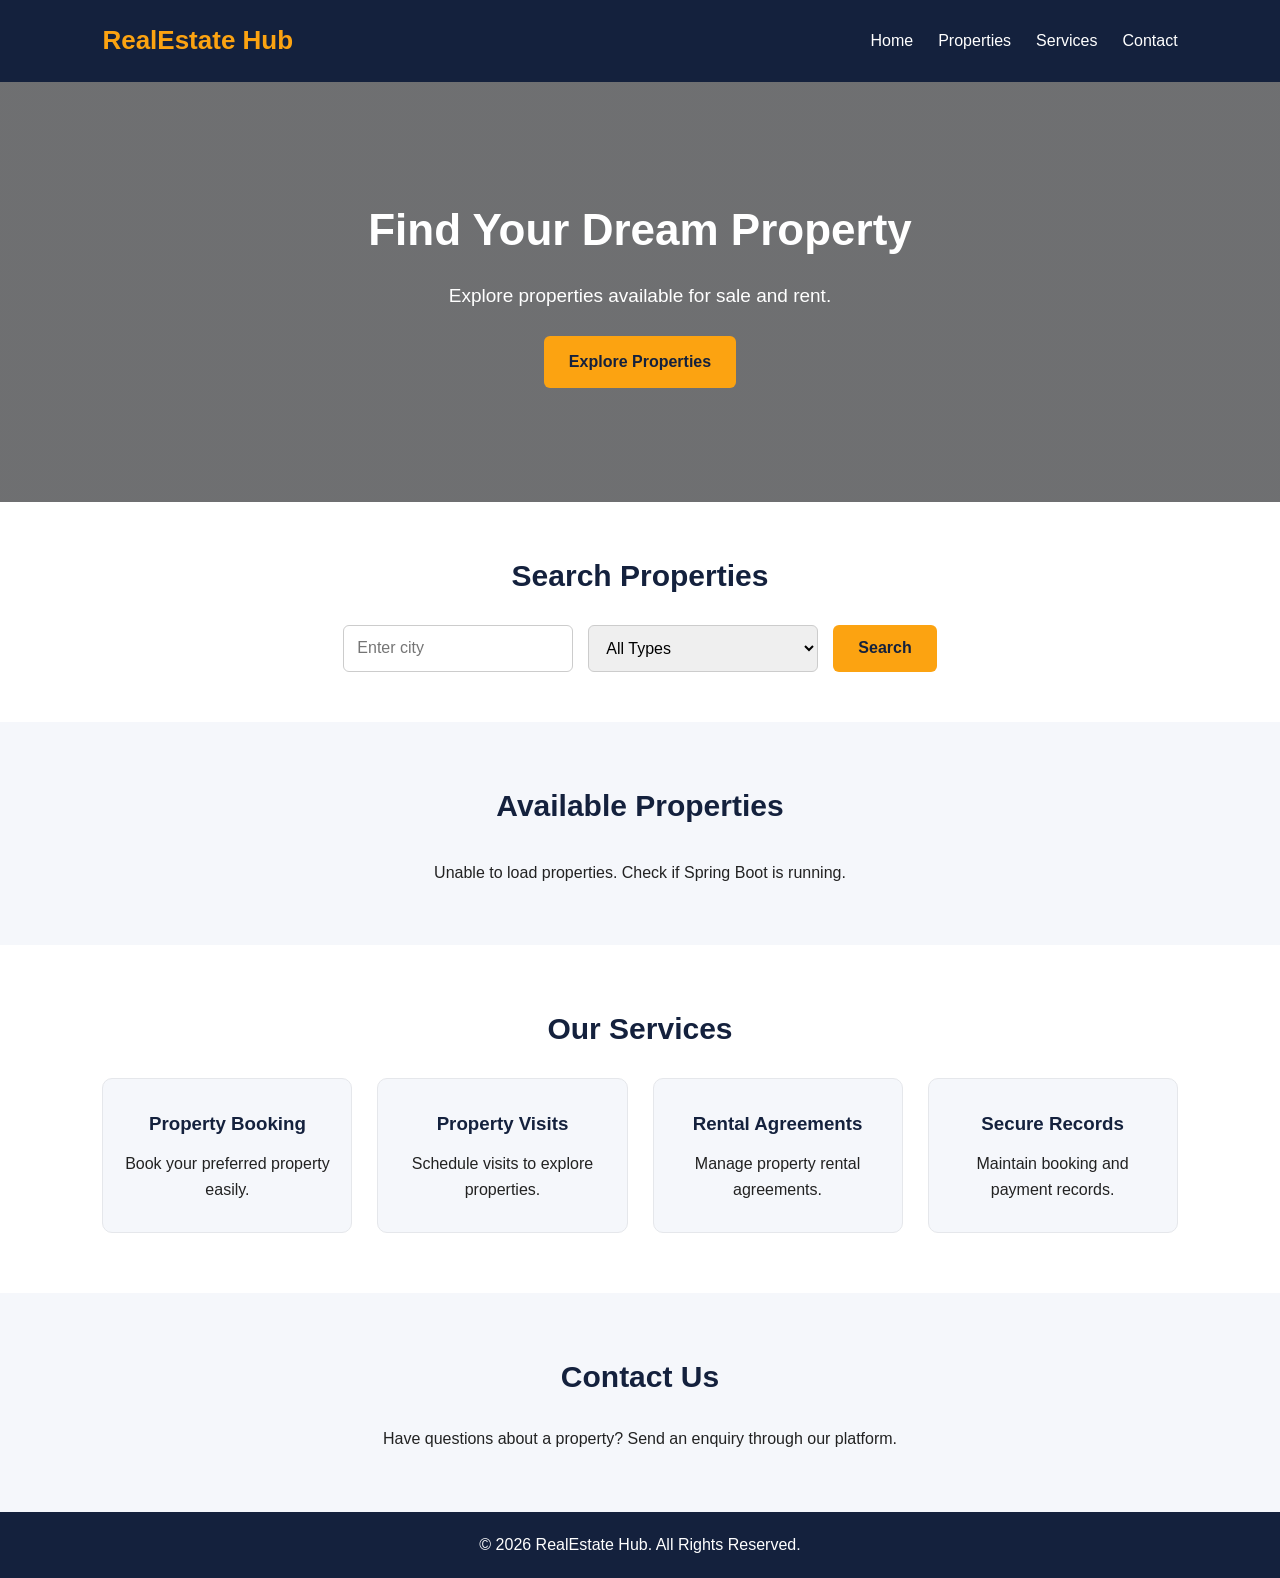
<file: frontend/index.html>
<!DOCTYPE html>
<html lang="en">
<head>
    <meta charset="UTF-8">
    <meta name="viewport"
          content="width=device-width, initial-scale=1.0">

    <title>Real Estate Management System</title>

    <link rel="stylesheet" href="style.css">
</head>

<body>

    <!-- Navigation Bar -->
    <header class="navbar">
        <h2 class="logo">RealEstate Hub</h2>

        <nav>
            <a href="#home">Home</a>
            <a href="#properties">Properties</a>
            <a href="#services">Services</a>
            <a href="#contact">Contact</a>
        </nav>
    </header>

    <!-- Home Section -->
    <section id="home" class="hero">
        <h1>Find Your Dream Property</h1>
        <p>
            Explore properties available for sale and rent.
        </p>

        <a href="#properties" class="btn">
            Explore Properties
        </a>
    </section>

    <!-- Search Section -->
    <section class="search-section">
        <h2>Search Properties</h2>

        <div class="search-box">
            <input type="text" id="cityInput"
                   placeholder="Enter city">

            <select id="listingType">
                <option value="">All Types</option>
                <option value="SALE">Buy</option>
                <option value="RENT">Rent</option>
            </select>

            <button id="searchBtn">
                Search
            </button>
        </div>
    </section>

    <!-- Properties Section -->
    <section id="properties" class="properties">
        <h2>Available Properties</h2>

        <div id="propertyContainer"
             class="property-container">

            <!-- Property cards will appear here -->

        </div>
    </section>

    <!-- Services Section -->
    <section id="services" class="services">
        <h2>Our Services</h2>

        <div class="service-container">

            <div class="service-card">
                <h3>Property Booking</h3>
                <p>
                    Book your preferred property easily.
                </p>
            </div>

            <div class="service-card">
                <h3>Property Visits</h3>
                <p>
                    Schedule visits to explore properties.
                </p>
            </div>

            <div class="service-card">
                <h3>Rental Agreements</h3>
                <p>
                    Manage property rental agreements.
                </p>
            </div>

            <div class="service-card">
                <h3>Secure Records</h3>
                <p>
                    Maintain booking and payment records.
                </p>
            </div>

        </div>
    </section>

    <!-- Contact Section -->
    <section id="contact" class="contact">
        <h2>Contact Us</h2>
        <p>
            Have questions about a property?
            Send an enquiry through our platform.
        </p>
    </section>

    <!-- Footer -->
    <footer>
        <p>
            &copy; 2026 RealEstate Hub.
            All Rights Reserved.
        </p>
    </footer>

<!-- Property Details Popup -->
<div id="propertyModal" class="modal">
    <div class="modal-content">

        <button id="closeModal"
                class="close-modal"
                aria-label="Close property details">
            &times;
        </button>

        <div id="modalDetails"></div>

    </div>
</div>

    <script src="script.js"></script>

</body>
</html>
</file>
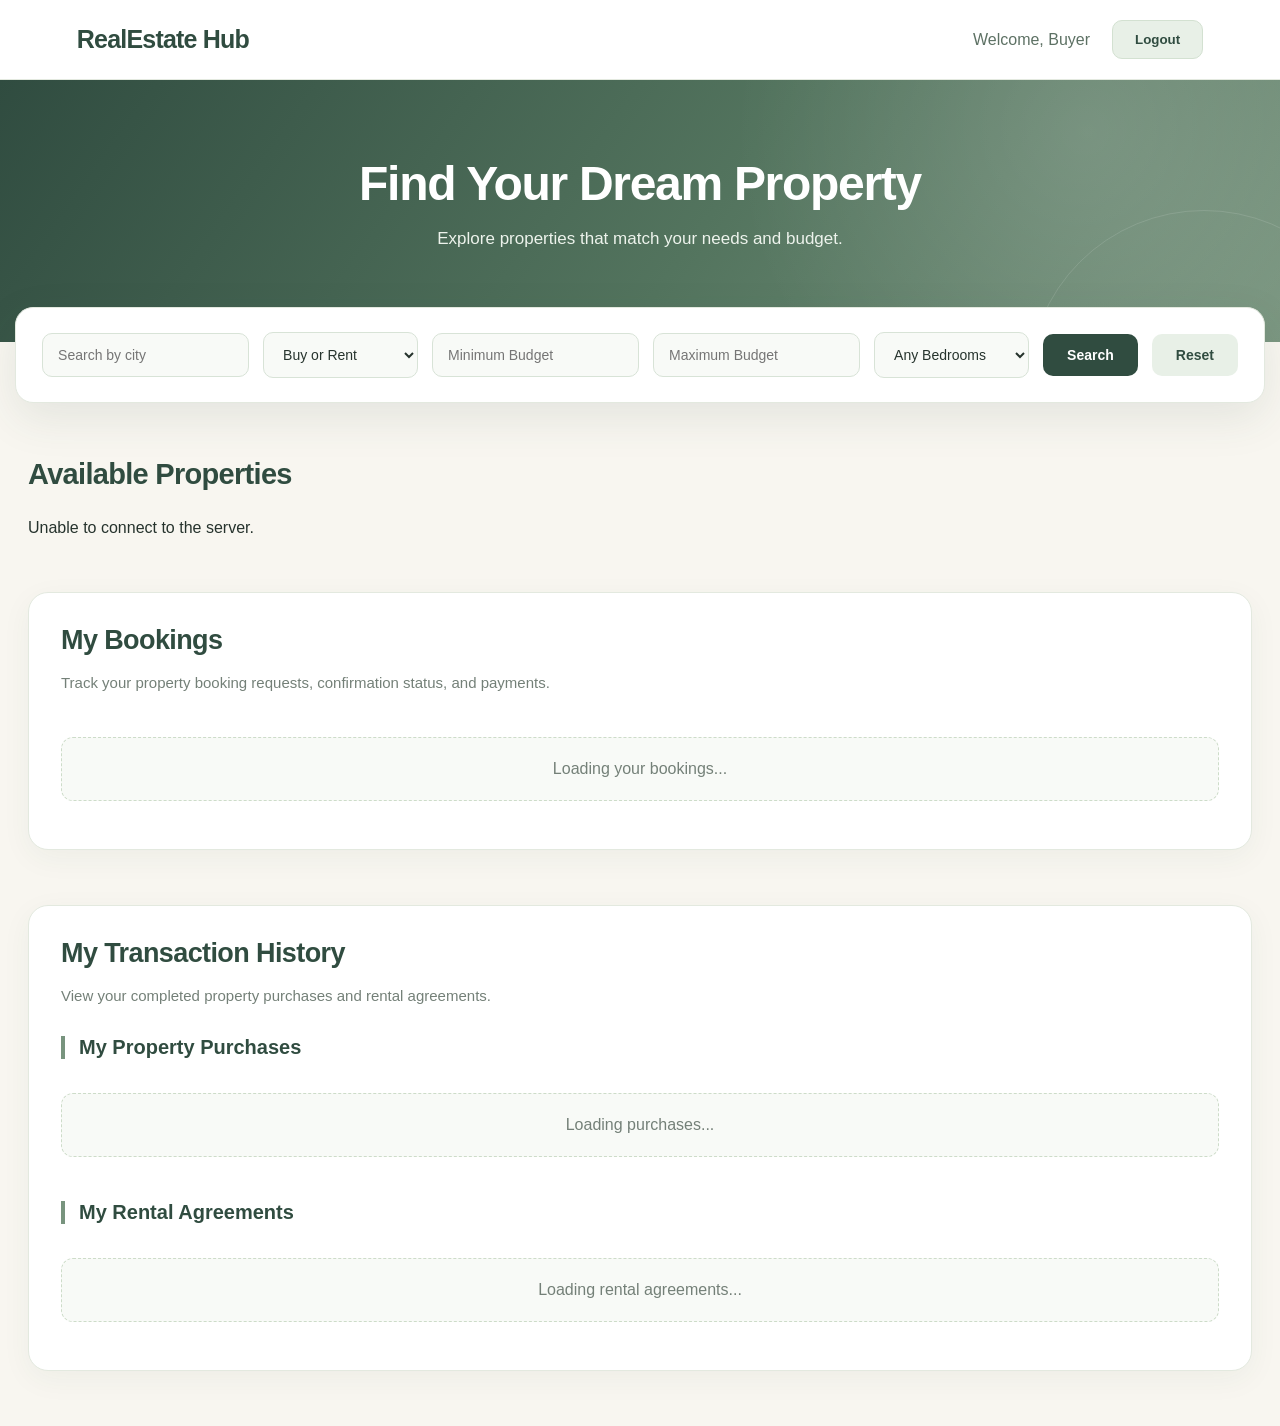
<file: frontend/buyer.html>
<!DOCTYPE html>
<html lang="en">
<head>
    <meta charset="UTF-8">
    <meta name="viewport"
          content="width=device-width, initial-scale=1.0">
    <title>Buyer Dashboard | RealEstate Hub</title>
    <link rel="stylesheet" href="buyer.css">
</head>
<body>

<header class="navbar">
    <h2>RealEstate Hub</h2>

    <div class="nav-right">
        <span id="welcomeUser">Welcome, Buyer</span>
        <button id="logoutBtn">Logout</button>
    </div>
</header>

<section class="hero">
    <h1>Find Your Dream Property</h1>
    <p>Explore properties that match your needs and budget.</p>
</section>

<section class="filters">
    <input type="text" id="cityFilter"
           placeholder="Search by city">

    <select id="typeFilter">
        <option value="">Buy or Rent</option>
        <option value="SALE">For Sale</option>
        <option value="RENT">For Rent</option>
    </select>

    <input type="number" id="minPrice"
           placeholder="Minimum Budget" min="0">

    <input type="number" id="maxPrice"
           placeholder="Maximum Budget" min="0">

    <select id="bedroomFilter">
        <option value="">Any Bedrooms</option>
        <option value="1">1+ Bedrooms</option>
        <option value="2">2+ Bedrooms</option>
        <option value="3">3+ Bedrooms</option>
        <option value="4">4+ Bedrooms</option>
    </select>

    <button id="searchBtn">Search</button>
    <button id="resetBtn">Reset</button>
</section>

<main>
    <h2>Available Properties</h2>
    <p id="resultCount"></p>

    <div id="propertyList" class="property-grid"></div>

<!-- MY PROPERTY BOOKINGS -->
<section class="my-bookings-section">

    <h2>My Bookings</h2>

    <p>
        Track your property booking requests,
        confirmation status, and payments.
    </p>

    <div id="myBookingsList">
        <p>Loading your bookings...</p>
    </div>

</section>

<!-- BUYER TRANSACTION HISTORY -->
<section class="transaction-history-section">

    <h2>My Transaction History</h2>
    <p>View your completed property purchases and rental agreements.</p>

    <!-- PROPERTY PURCHASES -->
    <div class="transaction-group">
        <h3>My Property Purchases</h3>

        <div id="buyerSalesList">
            <p>Loading purchases...</p>
        </div>
    </div>

    <!-- RENTAL AGREEMENTS -->
    <div class="transaction-group">
        <h3>My Rental Agreements</h3>

        <div id="buyerRentalsList">
            <p>Loading rental agreements...</p>
        </div>
    </div>

</section>

</main>

<script src="buyer.js" defer></script>

<!-- PROPERTY DETAILS POPUP -->
<div id="propertyModal" class="property-modal" hidden>
    <div class="property-modal-content"
         role="dialog"
         aria-modal="true"
         aria-labelledby="modalTitle">

        <button id="closePropertyModal"
                class="modal-close"
                type="button"
                aria-label="Close property details">
            &times;
        </button>

        
<!-- PROPERTY IMAGE GALLERY -->
<div class="property-gallery">
    <div class="gallery-main">
        <img id="modalImage" alt="Property image">

        <button type="button" id="prevImage"
                class="gallery-arrow gallery-prev"
                aria-label="Previous image">
            &#10094;
        </button>

        <button type="button" id="nextImage"
                class="gallery-arrow gallery-next"
                aria-label="Next image">
            &#10095;
        </button>
    </div>

    <p id="imageCounter" class="image-counter"></p>

    <div id="galleryThumbnails"
         class="gallery-thumbnails"></div>
</div>


        <div class="modal-info">
            <h2 id="modalTitle"></h2>
            <h2 id="modalPrice"></h2>

            <p id="modalLocation"></p>

            <div class="modal-features">
                <span id="modalBedrooms"></span>
                <span id="modalBathrooms"></span>
                <span id="modalArea"></span>
            </div>

            <h3>Description</h3>
            <p id="modalDescription"></p>

            <h3>Address</h3>
            <p id="modalAddress"></p>
            
<!-- SELLER INFORMATION -->
<div class="seller-details">
    <h3>Seller Information</h3>

    <div class="seller-profile">
        <div class="seller-avatar">👤</div>

        <div>
            <strong id="modalSellerName">
                Property Owner
            </strong>

            <p class="seller-contact-note">
                Contact the seller through an enquiry.
            </p>
        </div>
    </div>
</div>

<!-- ENQUIRE SELLER -->
<div class="enquiry-section">
    <button type="button" id="enquireBtn"
            class="enquire-btn">
        Enquire Seller
    </button>

    <form id="enquiryForm" hidden>
        <h3>Send an Enquiry</h3>

        <label for="enquiryMessage">
            Your Message
        </label>

        <textarea
            id="enquiryMessage"
            rows="4"
            maxlength="1000"
            placeholder="Hi, I am interested in this property. Is it still available?"
            required
        ></textarea>

        <button type="submit" id="sendEnquiryBtn"
                class="send-enquiry-btn">
            Send Enquiry
        </button>

        <p id="enquiryStatus" role="status"></p>
    </form>
</div>

<!-- BOOK PROPERTY VISIT -->
<div class="visit-section">
    <button type="button" id="bookVisitBtn">
        Book a Visit
    </button>

    <form id="visitForm" hidden>
        <h3>Schedule Property Visit</h3>

        <label for="visitDate">Visit Date</label>
        <input
            type="date"
            id="visitDate"
            required
        >

        <label for="visitTime">Visit Time</label>
        <input
            type="time"
            id="visitTime"
            required
        >

        <label for="visitRemarks">
            Remarks (Optional)
        </label>
        <textarea
            id="visitRemarks"
            rows="3"
            maxlength="500"
            placeholder="Any special requests?"
        ></textarea>

        <button type="submit" id="submitVisitBtn">
            Confirm Visit
        </button>

        <p id="visitStatus" role="status"></p>
    </form>

<!-- PROPERTY BOOKING SECTION -->
<div class="property-booking-section">

    <h3>Interested in this Property?</h3>

    <p>
        Submit a booking request to the seller.
        The seller will review your request
        before confirming the booking.
    </p>

    <button
        type="button"
        id="bookPropertyBtn">
        Book Property
    </button>

    <p id="bookingStatus" role="status"></p>

</div>

</div>

        </div>
    </div>
</div>

</body>
</html>
</file>
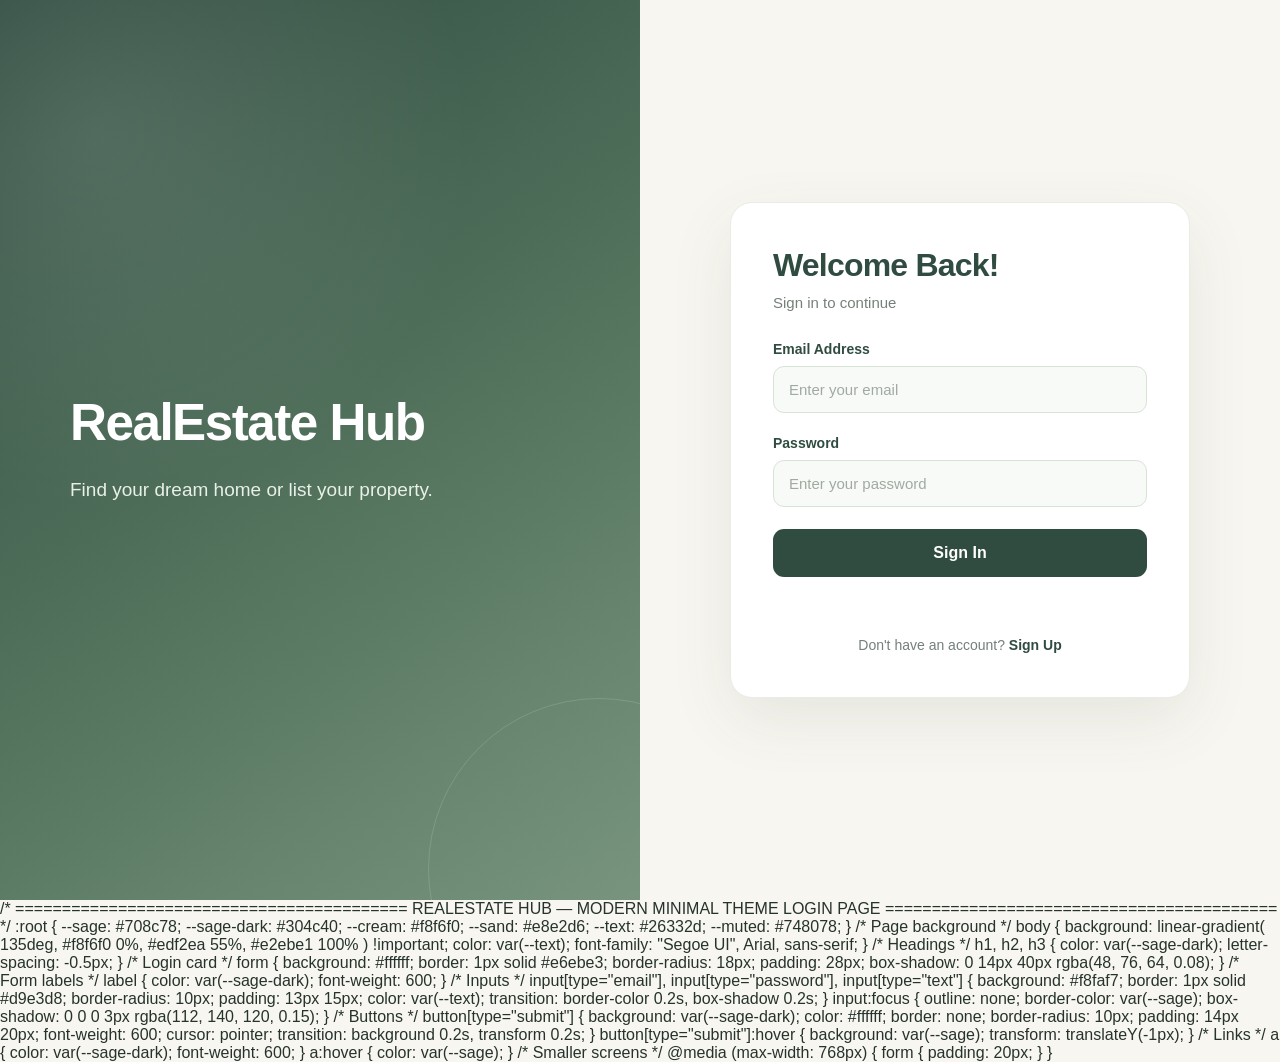
<file: frontend/login.html>
<!DOCTYPE html>
<html lang="en">
<head>
    <meta charset="UTF-8">
    <meta name="viewport" content="width=device-width, initial-scale=1.0">
    <title>Sign In | RealEstate Hub</title>
    <link rel="stylesheet" href="auth.css">
</head>
<body>

<div class="auth-container">

    <div class="auth-brand">
        <h1>RealEstate Hub</h1>
        <p>Find your dream home or list your property.</p>
    </div>

    <div class="auth-card">
        <h2>Welcome Back!</h2>
        <p class="subtitle">Sign in to continue</p>

        <form id="loginForm">
            <label for="loginEmail">Email Address</label>
            <input type="email" id="loginEmail"
                   placeholder="Enter your email" required>

            <label for="loginPassword">Password</label>
            <input type="password" id="loginPassword"
                   placeholder="Enter your password" required>

            <button type="submit">Sign In</button>
        </form>

        <p id="loginMessage" class="message" role="status"></p>

        <p class="auth-footer">
            Don't have an account?
            <a href="signup.html">Sign Up</a>
        </p>
    </div>

</div>

<script src="auth.js"></script>
</body>
</html>


/* ==========================================
   REALESTATE HUB — MODERN MINIMAL THEME
   LOGIN PAGE
========================================== */

:root {
    --sage: #708c78;
    --sage-dark: #304c40;
    --cream: #f8f6f0;
    --sand: #e8e2d6;
    --text: #26332d;
    --muted: #748078;
}

/* Page background */
body {
    background: linear-gradient(
        135deg,
        #f8f6f0 0%,
        #edf2ea 55%,
        #e2ebe1 100%
    ) !important;

    color: var(--text);
    font-family: "Segoe UI", Arial, sans-serif;
}

/* Headings */
h1, h2, h3 {
    color: var(--sage-dark);
    letter-spacing: -0.5px;
}

/* Login card */
form {
    background: #ffffff;
    border: 1px solid #e6ebe3;
    border-radius: 18px;
    padding: 28px;
    box-shadow: 0 14px 40px rgba(48, 76, 64, 0.08);
}

/* Form labels */
label {
    color: var(--sage-dark);
    font-weight: 600;
}

/* Inputs */
input[type="email"],
input[type="password"],
input[type="text"] {
    background: #f8faf7;
    border: 1px solid #d9e3d8;
    border-radius: 10px;
    padding: 13px 15px;
    color: var(--text);
    transition: border-color 0.2s, box-shadow 0.2s;
}

input:focus {
    outline: none;
    border-color: var(--sage);
    box-shadow: 0 0 0 3px rgba(112, 140, 120, 0.15);
}

/* Buttons */
button[type="submit"] {
    background: var(--sage-dark);
    color: #ffffff;
    border: none;
    border-radius: 10px;
    padding: 14px 20px;
    font-weight: 600;
    cursor: pointer;
    transition: background 0.2s, transform 0.2s;
}

button[type="submit"]:hover {
    background: var(--sage);
    transform: translateY(-1px);
}

/* Links */
a {
    color: var(--sage-dark);
    font-weight: 600;
}

a:hover {
    color: var(--sage);
}

/* Smaller screens */
@media (max-width: 768px) {
    form {
        padding: 20px;
    }
}
</file>
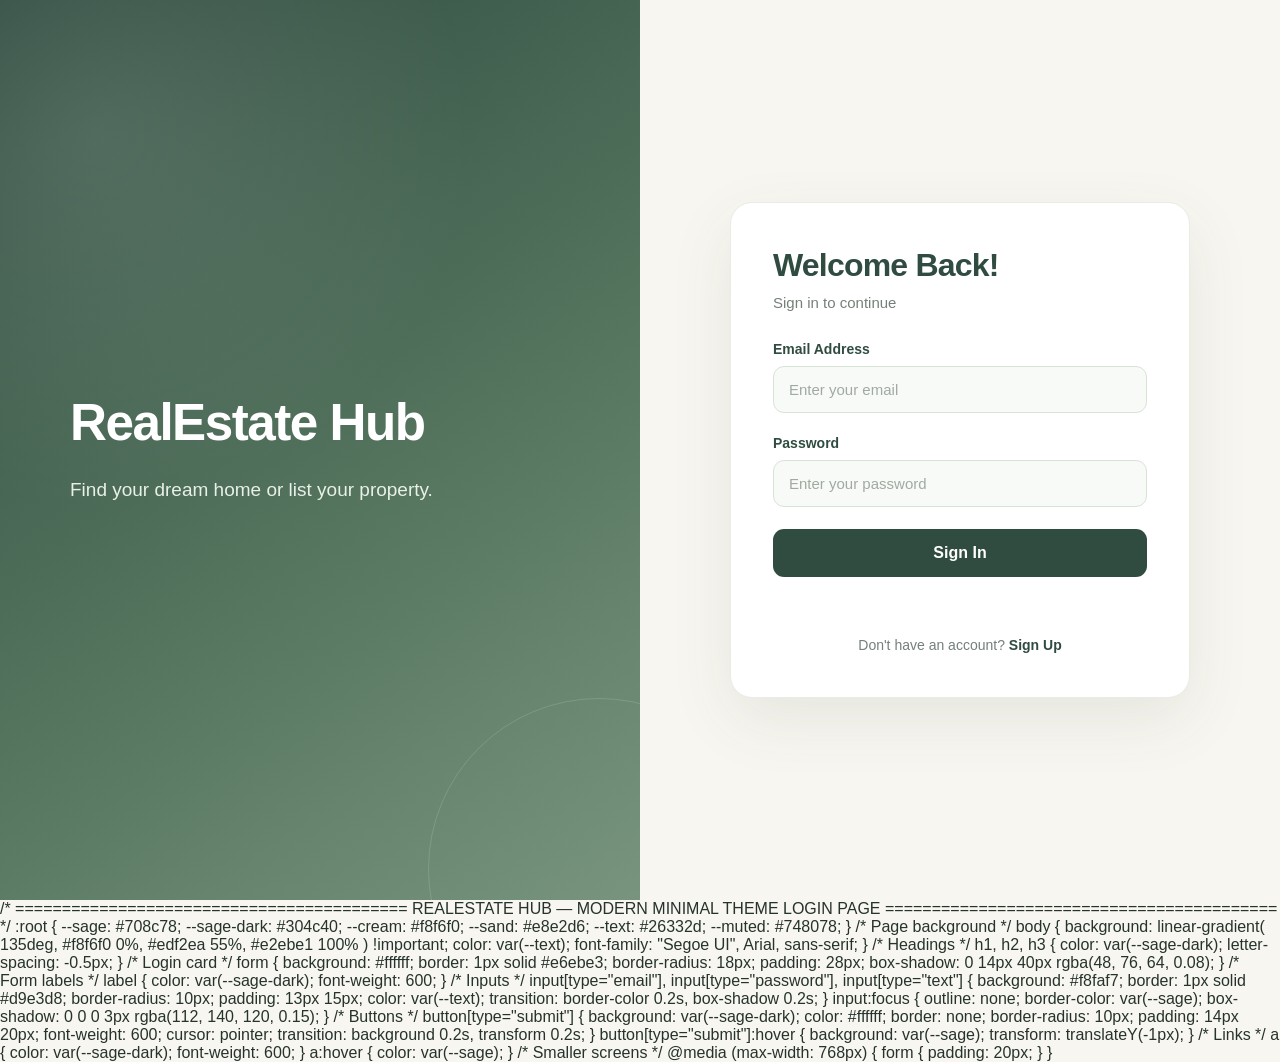
<file: frontend/seller.html>
<!DOCTYPE html>
<html lang="en">
<head>
    <meta charset="UTF-8">
    <meta name="viewport"
          content="width=device-width, initial-scale=1.0">
    <title>Seller Dashboard | RealEstate Hub</title>
    <link rel="stylesheet" href="seller.css">
</head>
<body>

<header class="navbar">
    <h2>RealEstate Hub</h2>
    <div class="nav-right">
        <span id="welcomeSeller">Welcome, Seller</span>
        <button id="logoutBtn">Logout</button>
    </div>
</header>

<main>
    <h1>Seller Dashboard</h1>
    <p>List and manage your properties.</p>

    <section class="form-card">
        <h2>List a New Property</h2>

        <form id="propertyForm">

            <div class="form-grid">
                <div>
                    <label for="title">Property Title</label>
                    <input id="title" required
                           placeholder="3 BHK Apartment">
                </div>

                <div>
                    <label for="propertyType">Property Type</label>
                    <select id="propertyType" required>
                        <option value="">Select Type</option>
                    </select>
                </div>

                <div>
                    <label for="listingType">Listing Type</label>
                    <select id="listingType" required>
                        <option value="SALE">For Sale</option>
                        <option value="RENT">For Rent</option>
                    </select>
                </div>

                <div>
                    <label for="price">Price (₹)</label>
                    <input type="number" id="price"
                           min="1" step="0.01" required>
                </div>

                <div>
                    <label for="city">City</label>
                    <input id="city" required>
                </div>

                <div>
                    <label for="area">Area (sq. ft.)</label>
                    <input type="number" id="area"
                           min="1" step="0.01" required>
                </div>

                <div>
                    <label for="bedrooms">Bedrooms</label>
                    <input type="number" id="bedrooms"
                           min="0" required>
                </div>

                <div>
                    <label for="bathrooms">Bathrooms</label>
                    <input type="number" id="bathrooms"
                           min="0" required>
                </div>
            </div>

            <label for="address">Full Address</label>
            <input id="address" required>

            <label for="description">Description</label>
            <textarea id="description" rows="4" required></textarea>
           

 
<!-- PROPERTY IMAGE UPLOAD -->
<div class="form-group">
    <label for="propertyImages">Property Images</label>

    <input
        type="file"
        id="propertyImages"
        name="propertyImages"
        accept="image/jpeg,image/png,image/webp"
        multiple
    >

    <small>
        Upload JPG, PNG or WEBP images.
        Maximum 5 images, 5 MB each.
    </small>

    <div id="imagePreview" class="image-preview"></div>
</div>


            <button type="submit" id="submitBtn">
                List Property
            </button>

            <p id="formMessage" role="status"></p>
        </form>
    </section>
<!-- SELLER ENQUIRIES -->
<section class="seller-enquiries-section">
    <div class="enquiries-heading">
        <h2>Buyer Enquiries</h2>

        <button type="button" id="refreshEnquiriesBtn">
            Refresh
        </button>
    </div>

    <p id="sellerEnquiryStatus" role="status"></p>

    <div id="sellerEnquiriesList"
         class="seller-enquiries-list">
    </div>
</section>
    <section class="form-card">
        <h2>My Properties</h2>
        <div id="myProperties">
            Your listings will appear here.
        </div>
    </section>

<!-- PROPERTY VISIT REQUESTS -->
<section class="seller-visits-section">
    <h2>Property Visit Requests</h2>
    <p>View scheduled visits requested by buyers.</p>

    <div id="sellerVisitsList">
        <p>Loading visit requests...</p>
    </div>
</section>

<!-- SELLER BOOKING REQUESTS -->
<section class="seller-bookings-section">

    <h2>Property Booking Requests</h2>

    <p>
        View booking requests submitted by buyers
        for your listed properties.
    </p>

    <div id="sellerBookingsList">
        <p>Loading booking requests...</p>
    </div>

</section>

<!-- =====================================
     SELLER TRANSACTION HISTORY
===================================== -->

<section class="seller-transaction-section">

    <h2>Transaction History</h2>

    <p>
        View completed property sales and rental agreements.
    </p>

    <!-- COMPLETED SALES -->
    <div class="seller-transaction-group">

        <h3>Completed Property Sales</h3>

        <div id="sellerSalesList">
            <p>Loading completed sales...</p>
        </div>

    </div>

    <!-- RENTAL AGREEMENTS -->
    <div class="seller-transaction-group">

        <h3>Rental Agreements</h3>

        <div id="sellerRentalsList">
            <p>Loading rental agreements...</p>
        </div>

    </div>

</section>

</main>

<script src="seller.js"></script>
</body>
</html>
</file>
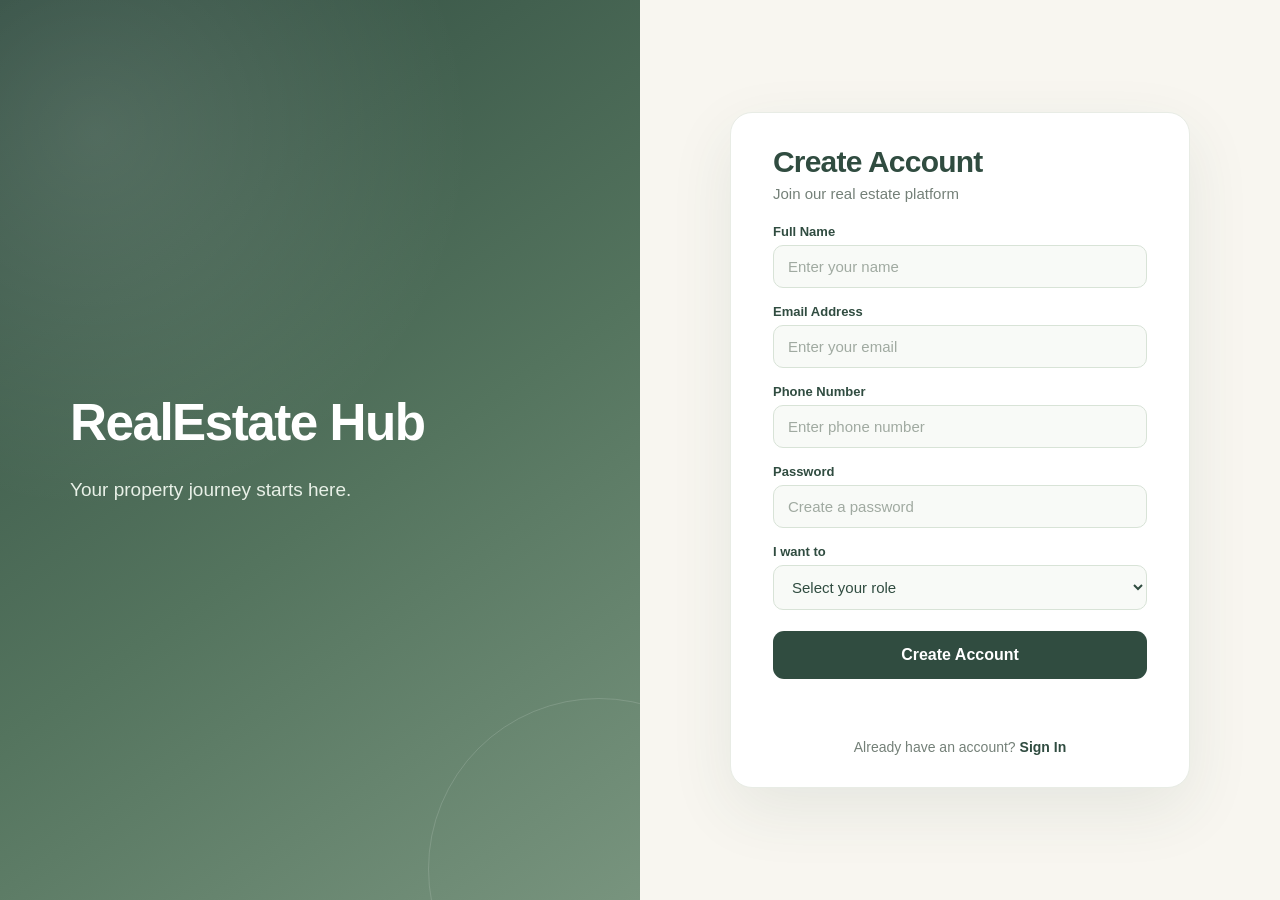
<file: frontend/signup.html>
<!DOCTYPE html>
<html lang="en">
<head>
    <meta charset="UTF-8">
    <meta name="viewport" content="width=device-width, initial-scale=1.0">
    <title>Sign Up | RealEstate Hub</title>
    <link rel="stylesheet" href="auth.css">
</head>
<body>

<div class="auth-container">

    <div class="auth-brand">
        <h1>RealEstate Hub</h1>
        <p>Your property journey starts here.</p>
    </div>

    <div class="auth-card">
        <h2>Create Account</h2>
        <p class="subtitle">Join our real estate platform</p>

        <form id="signupForm">

            <label for="signupName">Full Name</label>
            <input type="text" id="signupName"
                   placeholder="Enter your name" required>

            <label for="signupEmail">Email Address</label>
            <input type="email" id="signupEmail"
                   placeholder="Enter your email" required>

            <label for="signupPhone">Phone Number</label>
            <input type="tel" id="signupPhone"
                   placeholder="Enter phone number" required>

            <label for="signupPassword">Password</label>
            <input type="password" id="signupPassword"
                   placeholder="Create a password"
                   minlength="8" required>

            <label for="signupRole">I want to</label>
            <select id="signupRole" required>
                <option value="">Select your role</option>
                <option value="BUYER">Buy or Rent Properties</option>
                <option value="SELLER">Sell or List Properties</option>
            </select>

            <button type="submit">Create Account</button>
        </form>

        <p id="signupMessage" class="message" role="status"></p>

        <p class="auth-footer">
            Already have an account?
            <a href="login.html">Sign In</a>
        </p>
    </div>

</div>

<script src="auth.js"></script>
</body>
</html>
</file>
<file: frontend/style.css>
/* General Styling */
* {
    margin: 0;
    padding: 0;
    box-sizing: border-box;
}

html {
    scroll-behavior: smooth;
}

body {
    font-family: Arial, sans-serif;
    background-color: #f5f7fb;
    color: #222;
    line-height: 1.6;
}

/* Navigation Bar */
.navbar {
    display: flex;
    justify-content: space-between;
    align-items: center;
    padding: 20px 8%;
    background-color: #14213d;
    color: white;
}

.logo {
    font-size: 26px;
    color: #fca311;
}

.navbar nav {
    display: flex;
    gap: 25px;
}

.navbar nav a {
    color: white;
    text-decoration: none;
    font-size: 16px;
}

.navbar nav a:hover {
    color: #fca311;
}

/* Hero Section */
.hero {
    min-height: 420px;
    background:
        linear-gradient(
            rgba(0, 0, 0, 0.55),
            rgba(0, 0, 0, 0.55)
        ),
        url("https://images.unsplash.com/photo-1600596542815-ffad4c1539a9")
        center/cover no-repeat;

    display: flex;
    flex-direction: column;
    justify-content: center;
    align-items: center;
    text-align: center;
    color: white;
    padding: 40px 20px;
}

.hero h1 {
    font-size: 44px;
    margin-bottom: 15px;
}

.hero p {
    font-size: 19px;
    margin-bottom: 25px;
}

/* Buttons */
.btn,
.search-box button {
    background-color: #fca311;
    color: #14213d;
    border: none;
    padding: 13px 25px;
    border-radius: 6px;
    font-size: 16px;
    font-weight: bold;
    cursor: pointer;
    text-decoration: none;
}

.btn:hover,
.search-box button:hover {
    background-color: #ffb733;
}

/* Search Section */
.search-section {
    padding: 50px 8%;
    text-align: center;
    background-color: white;
}

.search-section h2,
.properties h2,
.services h2,
.contact h2 {
    font-size: 30px;
    margin-bottom: 25px;
    color: #14213d;
}

.search-box {
    display: flex;
    justify-content: center;
    gap: 15px;
    flex-wrap: wrap;
}

.search-box input,
.search-box select {
    padding: 13px;
    width: 230px;
    border: 1px solid #ccc;
    border-radius: 6px;
    font-size: 16px;
}

/* Properties Section */
.properties {
    padding: 60px 8%;
    text-align: center;
}

.property-container {
    display: grid;
    grid-template-columns:
        repeat(auto-fit, minmax(260px, 1fr));
    gap: 25px;
    margin-top: 30px;
}

.property-card {
    background: white;
    border-radius: 12px;
    overflow: hidden;
    box-shadow: 0 4px 15px rgba(0, 0, 0, 0.08);
    text-align: left;
    transition: transform 0.3s;
}

.property-card:hover {
    transform: translateY(-5px);
}

.property-card img {
    width: 100%;
    height: 200px;
    object-fit: cover;
}

.property-info {
    padding: 20px;
}

.property-info h3 {
    color: #14213d;
    margin-bottom: 10px;
}

.property-info p {
    color: #666;
    margin-bottom: 8px;
}

.property-price {
    font-size: 21px;
    font-weight: bold;
    color: #f08c00;
}

/* Services Section */
.services {
    padding: 60px 8%;
    background-color: white;
    text-align: center;
}

.service-container {
    display: grid;
    grid-template-columns:
        repeat(auto-fit, minmax(220px, 1fr));
    gap: 25px;
}

.service-card {
    background-color: #f5f7fb;
    padding: 30px 20px;
    border-radius: 10px;
    border: 1px solid #e5e7eb;
}

.service-card h3 {
    color: #14213d;
    margin-bottom: 12px;
}

/* Contact Section */
.contact {
    padding: 60px 8%;
    text-align: center;
}

.contact p {
    max-width: 600px;
    margin: auto;
}

/* Footer */
footer {
    background-color: #14213d;
    color: white;
    text-align: center;
    padding: 20px;
}

/* Mobile Responsive */
@media (max-width: 768px) {
    .navbar {
        flex-direction: column;
        gap: 15px;
    }

    .navbar nav {
        flex-wrap: wrap;
        justify-content: center;
        gap: 15px;
    }

    .hero h1 {
        font-size: 30px;
    }

    .hero p {
        font-size: 16px;
    }

    .search-box {
        flex-direction: column;
        align-items: center;
    }

    .search-box input,
    .search-box select,
    .search-box button {
        width: 100%;
        max-width: 350px;
    }

    .properties,
    .services,
    .contact {
        padding: 40px 5%;
    }
}

/* View Details Button */
.details-btn {
    display: block;
    width: 100%;
    margin-top: 15px;
    padding: 12px;
    border: none;
    border-radius: 6px;
    background: #14213d;
    color: white;
    font-size: 15px;
    cursor: pointer;
}

.details-btn:hover {
    background: #fca311;
    color: #14213d;
}

/* Property Details Popup */
.modal {
    display: none;
    position: fixed;
    inset: 0;
    background: rgba(0, 0, 0, 0.65);
    z-index: 1000;
    overflow-y: auto;
    padding: 30px 15px;
}

.modal.show {
    display: flex;
    justify-content: center;
    align-items: flex-start;
}

.modal-content {
    position: relative;
    background: white;
    width: 100%;
    max-width: 650px;
    padding: 30px;
    border-radius: 12px;
}

.close-modal {
    position: absolute;
    top: 10px;
    right: 15px;
    border: none;
    background: transparent;
    font-size: 32px;
    cursor: pointer;
}

.modal-image {
    width: 100%;
    max-height: 300px;
    object-fit: cover;
    border-radius: 8px;
    margin: 15px 0;
}

#modalDetails p {
    margin: 10px 0;
    color: #444;
}
</file>
<file: frontend/buyer.css>
* {
    box-sizing: border-box;
}

body {
    margin: 0;
    font-family: Arial, sans-serif;
    background: #f4f6fa;
    color: #14213d;
}

.navbar {
    display: flex;
    justify-content: space-between;
    align-items: center;
    padding: 18px 6%;
    background: #14213d;
    color: white;
}

.navbar h2 {
    margin: 0;
}

.nav-right {
    display: flex;
    align-items: center;
    gap: 20px;
}

button {
    cursor: pointer;
}

#logoutBtn {
    background: #fca311;
    border: none;
    padding: 10px 18px;
    border-radius: 6px;
    font-weight: bold;
}

.hero {
    text-align: center;
    padding: 55px 20px;
    background: linear-gradient(135deg, #243b65, #14213d);
    color: white;
}

.hero h1 {
    font-size: 36px;
    margin-bottom: 10px;
}

.filters {
    display: flex;
    flex-wrap: wrap;
    gap: 12px;
    justify-content: center;
    padding: 25px;
    background: white;
}

.filters input,
.filters select {
    padding: 12px;
    border: 1px solid #ccc;
    border-radius: 6px;
    min-width: 155px;
}

.filters button {
    padding: 12px 20px;
    border: none;
    border-radius: 6px;
    background: #fca311;
    color: #14213d;
    font-weight: bold;
}

#resetBtn {
    background: #e5e7eb;
}

main {
    max-width: 1300px;
    margin: 35px auto;
    padding: 0 25px;
}

.property-grid {
    display: grid;
    grid-template-columns: repeat(3, 1fr);
    gap: 25px;
    margin-top: 25px;
}

.property-card {
    background: white;
    border-radius: 12px;
    overflow: hidden;
    box-shadow: 0 5px 20px rgba(0,0,0,0.08);
}

.property-card img {
    width: 100%;
    height: 220px;
    object-fit: cover;
}

.property-info {
    padding: 22px;
}

.property-info h3 {
    margin-top: 0;
}

.property-info p {
    color: #555;
}

.price {
    font-size: 22px;
    font-weight: bold;
    color: #14213d;
}

.details-btn {
    width: 100%;
    padding: 12px;
    border: none;
    border-radius: 6px;
    background: #14213d;
    color: white;
    font-weight: bold;
}

@media (max-width: 900px) {
    .property-grid {
        grid-template-columns: repeat(2, 1fr);
    }
}

@media (max-width: 600px) {
    .property-grid {
        grid-template-columns: 1fr;
    }

    .navbar {
        flex-direction: column;
        gap: 15px;
    }
}

#myProperties {
    display: grid;
    grid-template-columns: repeat(auto-fit, minmax(260px, 1fr));
    gap: 20px;
    margin-top: 20px;
}

.seller-property-card {
    background: #f8fafc;
    border: 1px solid #e5e7eb;
    border-radius: 10px;
    overflow: hidden;
}

.seller-property-card img {
    width: 100%;
    height: 190px;
    object-fit: cover;
}

.seller-property-card > div {
    padding: 18px;
}

.seller-property-card h3 {
    margin-top: 0;
    color: #14213d;
}

.seller-property-card p {
    color: #555;
    margin: 9px 0;
}

/* PROPERTY DETAILS MODAL */

.property-modal[hidden] {
    display: none;
}

.property-modal {
    position: fixed;
    inset: 0;
    z-index: 1000;
    background: rgba(0, 0, 0, 0.65);
    display: flex;
    justify-content: center;
    align-items: center;
    padding: 20px;
}

.property-modal-content {
    background: white;
    width: 100%;
    max-width: 650px;
    max-height: 90vh;
    overflow-y: auto;
    border-radius: 14px;
    position: relative;
}

.modal-close {
    position: absolute;
    top: 12px;
    right: 12px;
    width: 38px;
    height: 38px;
    border: none;
    border-radius: 50%;
    background: white;
    color: #14213d;
    font-size: 28px;
    cursor: pointer;
    z-index: 2;
}

#modalImage {
    width: 100%;
    height: 300px;
    object-fit: cover;
    display: block;
}

.modal-info {
    padding: 25px;
}

#modalTitle {
    color: #14213d;
    margin: 0 0 10px;
}

#modalPrice {
    color: #f59e0b;
    margin: 10px 0;
}

#modalLocation {
    color: #666;
}

.modal-features {
    display: flex;
    flex-wrap: wrap;
    gap: 12px;
    margin: 20px 0;
}

.modal-features span {
    background: #f1f5f9;
    padding: 10px 14px;
    border-radius: 8px;
    font-size: 14px;
}

.modal-info h3 {
    color: #14213d;
    margin-top: 20px;
}

.modal-info p {
    line-height: 1.6;
}

@media (max-width: 600px) {
    #modalImage {
        height: 220px;
    }

    .modal-info {
        padding: 18px;
    }
}

/* MULTIPLE PROPERTY IMAGE GALLERY */

.property-gallery {
    width: 100%;
}

.gallery-main {
    position: relative;
    background: #e5e7eb;
}

.gallery-main #modalImage {
    display: block;
    width: 100%;
    height: 320px;
    object-fit: contain;
}

.gallery-arrow {
    position: absolute;
    top: 50%;
    transform: translateY(-50%);
    width: 40px;
    height: 40px;
    border: none;
    border-radius: 50%;
    background: rgba(20, 33, 61, 0.85);
    color: white;
    font-size: 22px;
    cursor: pointer;
}

.gallery-prev {
    left: 12px;
}

.gallery-next {
    right: 12px;
}

.gallery-arrow:disabled {
    display: none;
}

.image-counter {
    text-align: center;
    color: #64748b;
    margin: 10px 0;
    font-size: 14px;
}

.gallery-thumbnails {
    display: flex;
    gap: 10px;
    padding: 10px 15px 15px;
    overflow-x: auto;
}

.gallery-thumbnail {
    width: 85px;
    height: 65px;
    object-fit: cover;
    border-radius: 7px;
    border: 2px solid transparent;
    cursor: pointer;
    flex-shrink: 0;
}

.gallery-thumbnail.active {
    border-color: #f59e0b;
}

@media (max-width: 600px) {
    .gallery-main #modalImage {
        height: 230px;
    }

    .gallery-thumbnail {
        width: 70px;
        height: 55px;
    }
}

/* SELLER INFORMATION */

.seller-details {
    margin-top: 25px;
    padding-top: 15px;
    border-top: 1px solid #e5e7eb;
}

.seller-profile {
    display: flex;
    align-items: center;
    gap: 15px;
    padding: 15px;
    background: #f8fafc;
    border-radius: 10px;
}

.seller-avatar {
    width: 48px;
    height: 48px;
    display: flex;
    align-items: center;
    justify-content: center;
    background: #e2e8f0;
    border-radius: 50%;
    font-size: 24px;
    flex-shrink: 0;
}

.seller-profile strong {
    color: #14213d;
    font-size: 16px;
}

.seller-contact-note {
    color: #64748b;
    font-size: 13px;
    margin: 5px 0 0;
}

/* ENQUIRE SELLER */

.enquiry-section {
    margin-top: 20px;
}

.enquire-btn,
.send-enquiry-btn {
    padding: 12px 20px;
    background: #f59e0b;
    color: #14213d;
    border: none;
    border-radius: 8px;
    font-weight: 600;
    cursor: pointer;
}

.enquire-btn:hover,
.send-enquiry-btn:hover {
    background: #d97706;
    color: white;
}

#enquiryForm[hidden] {
    display: none;
}

#enquiryForm {
    margin-top: 15px;
    padding: 18px;
    background: #f8fafc;
    border-radius: 10px;
}

#enquiryMessage {
    width: 100%;
    min-height: 100px;
    margin: 10px 0;
    padding: 12px;
    border: 1px solid #cbd5e1;
    border-radius: 8px;
    font: inherit;
    resize: vertical;
    box-sizing: border-box;
}

#enquiryStatus {
    margin-top: 10px;
    font-size: 14px;
}

/* ==================================
   BOOK A PROPERTY VISIT
================================== */

.visit-section {
    margin-top: 20px;
    padding-top: 20px;
    border-top: 1px solid #e5e7eb;
}

#bookVisitBtn,
#submitVisitBtn {
    background: #14213d;
    color: white;
    border: none;
    border-radius: 8px;
    padding: 12px 20px;
    font-size: 14px;
    font-weight: 600;
    cursor: pointer;
}

#bookVisitBtn:hover,
#submitVisitBtn:hover {
    background: #263e68;
}

#visitForm {
    margin-top: 15px;
    padding: 20px;
    background: #f8fafc;
    border-radius: 10px;
}

#visitForm[hidden] {
    display: none;
}

#visitForm h3 {
    margin-bottom: 18px;
    color: #14213d;
}

#visitForm label {
    display: block;
    margin-top: 12px;
    margin-bottom: 6px;
    font-weight: 600;
    color: #334155;
}

#visitDate,
#visitTime,
#visitRemarks {
    width: 100%;
    padding: 11px;
    border: 1px solid #cbd5e1;
    border-radius: 8px;
    font: inherit;
    box-sizing: border-box;
}

#visitRemarks {
    resize: vertical;
}

#submitVisitBtn {
    margin-top: 18px;
    width: 100%;
}

#submitVisitBtn:disabled {
    opacity: 0.6;
    cursor: not-allowed;
}

#visitStatus {
    margin-top: 12px;
    font-size: 14px;
    font-weight: 500;
}

/* =====================================
   PROPERTY BOOKING SECTION
===================================== */

.property-booking-section {
    margin-top: 20px;
    padding: 20px;
    background: #f8fafc;
    border: 1px solid #e2e8f0;
    border-radius: 10px;
}

.property-booking-section h3 {
    margin: 0 0 10px;
    color: #14213d;
}

.property-booking-section p {
    margin-bottom: 15px;
    color: #475569;
    line-height: 1.6;
}

#bookPropertyBtn {
    background: #2563eb;
    color: white;
    border: none;
    border-radius: 8px;
    padding: 12px 22px;
    font-size: 14px;
    font-weight: 600;
    cursor: pointer;
}

#bookPropertyBtn:hover {
    background: #1d4ed8;
}

#bookPropertyBtn:disabled {
    background: #94a3b8;
    cursor: not-allowed;
}

#bookingStatus {
    margin-top: 12px;
    font-size: 14px;
    font-weight: 500;
}

/* =====================================
   MY BOOKINGS
===================================== */

.my-bookings-section {
    margin-top: 35px;
    padding-top: 20px;
    border-top: 1px solid #e2e8f0;
}

.my-bookings-section h2 {
    color: #14213d;
    margin-bottom: 10px;
}

.buyer-booking-card {
    background: #ffffff;
    border: 1px solid #e2e8f0;
    border-radius: 10px;
    padding: 20px;
    margin: 15px 0;
}

.buyer-booking-card h3 {
    margin: 0 0 12px;
    color: #14213d;
}

.buyer-booking-card p {
    margin: 8px 0;
    color: #475569;
}

/* DEMO PAYMENT SECTION */

.booking-payment-section {
    margin-top: 18px;
    padding-top: 15px;
    border-top: 1px solid #e2e8f0;
}

.booking-payment-section label {
    display: block;
    margin-bottom: 8px;
    font-weight: 600;
}

.booking-payment-section select {
    display: block;
    width: 100%;
    max-width: 300px;
    padding: 10px;
    margin-bottom: 12px;
    border: 1px solid #cbd5e1;
    border-radius: 6px;
}

.record-payment-btn {
    padding: 11px 18px;
    background: #2563eb;
    color: white;
    border: none;
    border-radius: 7px;
    font-weight: 600;
    cursor: pointer;
}

.record-payment-btn:hover {
    background: #1d4ed8;
}

.record-payment-btn:disabled {
    opacity: 0.6;
    cursor: not-allowed;
}

/* COMPLETE DEMO PAYMENT BUTTON */

.complete-payment-btn {
    background: #15803d;
    color: white;
    border: none;
    border-radius: 8px;
    padding: 12px 20px;
    margin-top: 15px;
    font-size: 14px;
    font-weight: 600;
    cursor: pointer;
}

.complete-payment-btn:hover {
    background: #166534;
}

.complete-payment-btn:disabled {
    opacity: 0.6;
    cursor: not-allowed;
}

/* =====================================
   BUYER TRANSACTION HISTORY
===================================== */

.transaction-history-section {
    margin-top: 35px;
    padding-top: 25px;
    border-top: 1px solid #e2e8f0;
}

.transaction-history-section h2 {
    color: #14213d;
    margin-bottom: 10px;
}

.transaction-group {
    margin-top: 25px;
}

.transaction-group h3 {
    color: #334155;
    margin-bottom: 15px;
}

.transaction-card {
    background: #ffffff;
    border: 1px solid #e2e8f0;
    border-radius: 10px;
    padding: 20px;
    margin-bottom: 15px;
}

.transaction-card h4 {
    margin: 0 0 12px;
    color: #14213d;
}

.transaction-card p {
    margin: 8px 0;
    color: #475569;
}

/* ==========================================
   REALESTATE HUB — BUYER DASHBOARD
   MODERN MINIMAL SAGE & CREAM
   PHASE 1: NAVBAR, HERO, FILTERS, CARDS
========================================== */

:root {
    --sage: #78947e;
    --sage-dark: #304c40;
    --sage-light: #e8f0e7;
    --cream: #f8f6f0;
    --sand: #e8e2d6;
    --text: #26332d;
    --muted: #748078;
    --white: #ffffff;
    --border: #e3e9df;
}

body {
    font-family: "Segoe UI", Arial, sans-serif;
    background: var(--cream);
    color: var(--text);
}

/* NAVIGATION */

.navbar {
    background: var(--white);
    color: var(--sage-dark);
    padding: 20px 6%;
    border-bottom: 1px solid var(--border);
    box-shadow: 0 3px 16px rgba(48,76,64,0.04);
}

.navbar h2 {
    color: var(--sage-dark);
    font-size: 25px;
    font-weight: 750;
    letter-spacing: -0.8px;
}

.nav-right {
    gap: 22px;
}

#welcomeUser {
    color: #5d7164;
    font-weight: 500;
}

#logoutBtn {
    background: var(--sage-light);
    color: var(--sage-dark);
    border: 1px solid #d3e1d1;
    border-radius: 10px;
    padding: 11px 22px;
    transition: background 0.2s;
}

#logoutBtn:hover {
    background: #d5e4d3;
}

/* HERO SECTION */

.hero {
    background:
        radial-gradient(
            circle at 85% 20%,
            rgba(255,255,255,0.13),
            transparent 32%
        ),
        linear-gradient(
            125deg,
            #304c40 0%,
            #53745e 55%,
            #78947e 100%
        );
    color: white;
    padding: 76px 20px 88px;
    position: relative;
    overflow: hidden;
}

.hero::after {
    content: "";
    position: absolute;
    width: 350px;
    height: 350px;
    border: 1px solid rgba(255,255,255,0.12);
    border-radius: 50%;
    right: -100px;
    bottom: -220px;
    pointer-events: none;
}

.hero h1 {
    font-size: clamp(32px, 4vw, 48px);
    font-weight: 750;
    letter-spacing: -1.3px;
    margin: 0 0 14px;
}

.hero p {
    color: #edf3ec;
    font-size: 17px;
    line-height: 1.7;
    margin: 0;
}

/* SEARCH FILTER PANEL */

.filters {
    max-width: 1250px;
    margin: -35px auto 0;
    padding: 24px;
    position: relative;
    z-index: 2;
    background: white;
    border: 1px solid var(--border);
    border-radius: 18px;
    box-shadow: 0 15px 45px rgba(48,76,64,0.10);
    gap: 14px;
    align-items: center;
}

.filters input,
.filters select {
    background: #f8faf7;
    color: var(--text);
    border: 1px solid #d8e3d7;
    border-radius: 10px;
    padding: 13px 15px;
    min-width: 155px;
    font: inherit;
    font-size: 14px;
    transition: border-color 0.2s, box-shadow 0.2s;
}

.filters input:focus,
.filters select:focus {
    outline: none;
    border-color: var(--sage);
    box-shadow: 0 0 0 3px rgba(120,148,126,0.14);
}

.filters button {
    padding: 13px 24px;
    border-radius: 10px;
    font-size: 14px;
    transition: background 0.2s, transform 0.2s;
}

#searchBtn {
    background: var(--sage-dark);
    color: white;
}

#searchBtn:hover {
    background: #54745e;
    transform: translateY(-1px);
}

#resetBtn {
    background: var(--sage-light);
    color: var(--sage-dark);
}

#resetBtn:hover {
    background: #d5e4d3;
}

/* MAIN CONTENT */

main {
    max-width: 1300px;
    margin: 55px auto;
    padding: 0 28px;
}

main > h2 {
    color: var(--sage-dark);
    font-size: 29px;
    letter-spacing: -0.7px;
    margin-bottom: 8px;
}

#resultCount {
    color: var(--muted);
    font-size: 14px;
}

/* PROPERTY CARDS */

.property-grid {
    gap: 26px;
    margin-top: 28px;
}

.property-card {
    background: white;
    border: 1px solid var(--border);
    border-radius: 18px;
    overflow: hidden;
    box-shadow: 0 6px 24px rgba(48,76,64,0.06);
    transition: transform 0.25s, box-shadow 0.25s;
}

.property-card:hover {
    transform: translateY(-6px);
    box-shadow: 0 18px 40px rgba(48,76,64,0.13);
}

.property-card img {
    width: 100%;
    height: 235px;
    object-fit: cover;
}

.property-info {
    padding: 24px;
}

.property-info h3 {
    color: var(--sage-dark);
    font-size: 20px;
    margin: 0 0 12px;
    letter-spacing: -0.4px;
}

.property-info p {
    color: #68786c;
    line-height: 1.6;
}

.price {
    color: var(--sage-dark);
    font-size: 23px;
    font-weight: 750;
}

.details-btn {
    background: var(--sage-dark);
    color: white;
    padding: 14px;
    border-radius: 10px;
    font-size: 14px;
    transition: background 0.2s;
}

.details-btn:hover {
    background: #54745e;
}

/* RESPONSIVE */

@media (max-width: 900px) {
    .property-grid {
        grid-template-columns: repeat(2, minmax(0, 1fr));
    }

    .filters {
        margin-left: 20px;
        margin-right: 20px;
    }
}

@media (max-width: 600px) {
    .navbar {
        padding: 18px;
    }

    .nav-right {
        gap: 12px;
        flex-wrap: wrap;
        justify-content: center;
    }

    .hero {
        padding: 55px 20px 75px;
    }

    .hero h1 {
        font-size: 32px;
    }

    .filters {
        margin: -25px 15px 0;
        padding: 18px;
    }

    .filters input,
    .filters select,
    .filters button {
        width: 100%;
        min-width: 0;
    }

    main {
        margin-top: 40px;
        padding: 0 18px;
    }

    .property-grid {
        grid-template-columns: 1fr;
    }
}

@media (prefers-reduced-motion: reduce) {
    .property-card,
    .filters button,
    .details-btn {
        transition: none;
    }

    .property-card:hover,
    #searchBtn:hover {
        transform: none;
    }
}

/* ==========================================
   MODERN MINIMAL — PROPERTY DETAILS POPUP
========================================== */

/* Modal background */
.property-modal {
    background: rgba(26, 45, 35, 0.72);
    backdrop-filter: blur(6px);
}

/* Modal card */
.property-modal-content {
    max-width: 850px;
    max-height: 92vh;
    background: #ffffff;
    border-radius: 22px;
    border: 1px solid #e3e9df;
    box-shadow: 0 30px 90px rgba(20, 40, 30, 0.25);
}

/* Close button */
.modal-close {
    background: rgba(255,255,255,0.95);
    color: #304c40;
    box-shadow: 0 3px 12px rgba(0,0,0,0.12);
    transition: background 0.2s;
}

.modal-close:hover {
    background: #e8f0e7;
}

/* Image gallery */
.gallery-main {
    background: #edf2ea;
}

.gallery-main #modalImage {
    height: 370px;
    object-fit: contain;
}

/* Gallery arrows */
.gallery-arrow {
    background: rgba(48,76,64,0.88);
    color: white;
    box-shadow: 0 4px 12px rgba(0,0,0,0.12);
}

.gallery-arrow:hover {
    background: #54745e;
}

/* Image counter */
.image-counter {
    color: #748078;
    font-size: 13px;
}

/* Thumbnail area */
.gallery-thumbnails {
    background: #ffffff;
    padding: 14px 20px 20px;
}

.gallery-thumbnail {
    border-radius: 10px;
    border: 2px solid #e3e9df;
    transition: border-color 0.2s, transform 0.2s;
}

.gallery-thumbnail:hover {
    transform: translateY(-2px);
}

.gallery-thumbnail.active {
    border-color: #78947e;
}

/* Property information */
.modal-info {
    padding: 32px 38px;
}

#modalTitle {
    color: #304c40;
    font-size: 29px;
    letter-spacing: -0.7px;
}

#modalPrice {
    color: #54745e;
    font-size: 27px;
    font-weight: 750;
}

#modalLocation {
    color: #748078;
    font-size: 15px;
}

/* Property features */
.modal-features {
    gap: 12px;
    margin: 24px 0;
}

.modal-features span {
    background: #e8f0e7;
    color: #304c40;
    border: 1px solid #d8e3d7;
    border-radius: 10px;
    padding: 11px 16px;
    font-weight: 500;
}

/* Section headings */
.modal-info h3 {
    color: #304c40;
    font-size: 18px;
    margin-top: 28px;
}

.modal-info p {
    color: #5f7064;
    line-height: 1.7;
}

/* Seller information */
.seller-details {
    border-top: 1px solid #e3e9df;
    margin-top: 28px;
    padding-top: 22px;
}

.seller-profile {
    background: #f8faf7;
    border: 1px solid #e3e9df;
    border-radius: 14px;
    padding: 18px;
}

.seller-avatar {
    background: #e8f0e7;
    color: #304c40;
}

.seller-profile strong {
    color: #304c40;
}

/* Enquiry and visit forms */
#enquiryForm,
#visitForm {
    background: #f8faf7;
    border: 1px solid #e3e9df;
    border-radius: 14px;
    padding: 22px;
}

#enquiryMessage,
#visitDate,
#visitTime,
#visitRemarks {
    background: #ffffff;
    border: 1px solid #d8e3d7;
    border-radius: 10px;
    color: #26332d;
}

#enquiryMessage:focus,
#visitDate:focus,
#visitTime:focus,
#visitRemarks:focus {
    outline: none;
    border-color: #78947e;
    box-shadow: 0 0 0 3px rgba(120,148,126,0.14);
}

/* Action buttons */
.enquire-btn,
.send-enquiry-btn,
#bookVisitBtn,
#submitVisitBtn,
#bookPropertyBtn {
    background: #304c40;
    color: #ffffff;
    border: none;
    border-radius: 10px;
    padding: 13px 22px;
    font-weight: 600;
    transition: background 0.2s, transform 0.2s;
}

.enquire-btn:hover,
.send-enquiry-btn:hover,
#bookVisitBtn:hover,
#submitVisitBtn:hover,
#bookPropertyBtn:hover {
    background: #54745e;
    transform: translateY(-1px);
}

/* Booking information panel */
.property-booking-section {
    background: #edf3eb;
    border: 1px solid #d8e3d7;
    border-radius: 14px;
    padding: 22px;
}

.property-booking-section h3 {
    color: #304c40;
}

/* Mobile layout */
@media (max-width: 600px) {
    .property-modal {
        padding: 10px;
    }

    .property-modal-content {
        border-radius: 16px;
        max-height: 95vh;
    }

    .gallery-main #modalImage {
        height: 240px;
    }

    .modal-info {
        padding: 22px 18px;
    }

    #modalTitle {
        font-size: 24px;
    }

    #modalPrice {
        font-size: 23px;
    }

    .modal-features span {
        padding: 9px 12px;
    }
}

@media (prefers-reduced-motion: reduce) {
    .gallery-thumbnail,
    .enquire-btn,
    .send-enquiry-btn,
    #bookVisitBtn,
    #submitVisitBtn,
    #bookPropertyBtn {
        transition: none;
    }
}

/* ==========================================
   BUYER DASHBOARD — PHASE 3
   BOOKINGS, PAYMENTS & TRANSACTIONS
========================================== */

/* SECTION CONTAINERS */

.my-bookings-section,
.transaction-history-section {
    margin-top: 55px;
    padding: 32px;
    background: #ffffff;
    border: 1px solid #e3e9df;
    border-radius: 20px;
    box-shadow: 0 8px 30px rgba(48,76,64,0.05);
}

.my-bookings-section h2,
.transaction-history-section h2 {
    color: #304c40;
    font-size: 27px;
    letter-spacing: -0.6px;
    margin: 0 0 10px;
}

.my-bookings-section > p,
.transaction-history-section > p {
    color: #748078;
    font-size: 15px;
    line-height: 1.6;
    margin-bottom: 26px;
}

/* BOOKING CARDS */

#myBookingsList {
    display: grid;
    grid-template-columns: repeat(2, minmax(0, 1fr));
    gap: 20px;
}

.my-booking-card {
    background: #f8faf7;
    border: 1px solid #dfe8dc;
    border-radius: 16px;
    padding: 24px;
    transition: transform 0.2s, box-shadow 0.2s;
}

.my-booking-card:hover {
    transform: translateY(-3px);
    box-shadow: 0 10px 24px rgba(48,76,64,0.09);
}

.my-booking-card h3 {
    color: #304c40;
    font-size: 19px;
    margin: 0 0 18px;
    padding-bottom: 14px;
    border-bottom: 1px solid #dfe8dc;
}

.my-booking-card p {
    color: #617267;
    font-size: 14px;
    line-height: 1.6;
    margin: 9px 0;
}

.my-booking-card strong {
    color: #304c40;
}

/* PAYMENT CONTROLS */

.my-booking-card select,
.my-booking-card input {
    width: 100%;
    padding: 12px 14px;
    margin-top: 12px;
    background: #ffffff;
    border: 1px solid #d8e3d7;
    border-radius: 10px;
    color: #26332d;
    font: inherit;
}

.my-booking-card select:focus,
.my-booking-card input:focus {
    outline: none;
    border-color: #78947e;
    box-shadow: 0 0 0 3px rgba(120,148,126,0.14);
}

.my-booking-card button {
    background: #304c40;
    color: #ffffff;
    border: none;
    border-radius: 10px;
    padding: 12px 18px;
    margin-top: 14px;
    font-size: 14px;
    font-weight: 600;
    cursor: pointer;
    transition: background 0.2s;
}

.my-booking-card button:hover {
    background: #54745e;
}

.my-booking-card button:disabled {
    opacity: 0.55;
    cursor: not-allowed;
}

/* TRANSACTION HISTORY */

.transaction-group {
    margin-top: 28px;
}

.transaction-group h3 {
    color: #304c40;
    font-size: 20px;
    margin-bottom: 18px;
    padding-left: 14px;
    border-left: 4px solid #78947e;
}

#buyerSalesList,
#buyerRentalsList {
    display: grid;
    grid-template-columns: repeat(2, minmax(0, 1fr));
    gap: 20px;
}

.transaction-card {
    background: #f8faf7;
    border: 1px solid #dfe8dc;
    border-radius: 16px;
    padding: 24px;
    margin-bottom: 0;
    box-shadow: none;
    transition: transform 0.2s, box-shadow 0.2s;
}

.transaction-card:hover {
    transform: translateY(-3px);
    box-shadow: 0 10px 24px rgba(48,76,64,0.09);
}

.transaction-card h4 {
    color: #304c40;
    font-size: 19px;
    padding-bottom: 14px;
    margin: 0 0 16px;
    border-bottom: 1px solid #dfe8dc;
}

.transaction-card p {
    color: #617267;
    font-size: 14px;
    line-height: 1.6;
    margin: 9px 0;
}

.transaction-card strong {
    color: #304c40;
}

/* EMPTY STATE TEXT */

#myBookingsList > p,
#buyerSalesList > p,
#buyerRentalsList > p {
    grid-column: 1 / -1;
    color: #748078;
    background: #f8faf7;
    border: 1px dashed #cddcc9;
    border-radius: 12px;
    padding: 22px;
    text-align: center;
}

/* MOBILE RESPONSIVE */

@media (max-width: 768px) {

    .my-bookings-section,
    .transaction-history-section {
        padding: 22px 18px;
        margin-top: 35px;
    }

    #myBookingsList,
    #buyerSalesList,
    #buyerRentalsList {
        grid-template-columns: 1fr;
    }

    .my-bookings-section h2,
    .transaction-history-section h2 {
        font-size: 23px;
    }

    .my-booking-card,
    .transaction-card {
        padding: 18px;
    }
}

@media (prefers-reduced-motion: reduce) {
    .my-booking-card,
    .transaction-card {
        transition: none;
    }
}
</file>
<file: frontend/auth.css>
/* ==========================================
   REALESTATE HUB
   MODERN MINIMAL — SAGE & CREAM
========================================== */

:root {
    --sage: #78947e;
    --sage-dark: #304c40;
    --sage-light: #e8f0e7;
    --cream: #f8f6f0;
    --sand: #e8e2d6;
    --text: #26332d;
    --muted: #748078;
    --white: #ffffff;
}

* {
    box-sizing: border-box;
}

body {
    margin: 0;
    min-height: 100vh;
    font-family: "Segoe UI", Arial, sans-serif;
    background: var(--cream);
    color: var(--text);
}

/* MAIN TWO-COLUMN LAYOUT */

.auth-container {
    min-height: 100vh;
    display: grid;
    grid-template-columns: 1fr 1fr;
}

/* LEFT BRANDING PANEL */

.auth-brand {
    background:
        radial-gradient(
            circle at 15% 15%,
            rgba(255,255,255,0.12),
            transparent 40%
        ),
        linear-gradient(
            145deg,
            #304c40 0%,
            #54745e 55%,
            #78947e 100%
        );

    color: var(--white);
    padding: 70px;
    display: flex;
    flex-direction: column;
    justify-content: center;
    position: relative;
    overflow: hidden;
}

.auth-brand::after {
    content: "";
    position: absolute;
    width: 340px;
    height: 340px;
    border: 1px solid rgba(255,255,255,0.14);
    border-radius: 50%;
    right: -130px;
    bottom: -140px;
    pointer-events: none;
}

.auth-brand h1 {
    font-size: clamp(38px, 4vw, 62px);
    font-weight: 700;
    line-height: 1.12;
    letter-spacing: -1.5px;
    color: #ffffff;
    margin: 0 0 22px;
}

.auth-brand p {
    font-size: 19px;
    line-height: 1.7;
    max-width: 420px;
    color: #e8f0e7;
    margin: 0;
}

/* RIGHT SIDE */

.auth-card {
    align-self: center;
    justify-self: center;
    width: min(460px, calc(100% - 64px));
    padding: 44px 42px;
    background: var(--white);
    border: 1px solid #e8ece5;
    border-radius: 22px;
    box-shadow: 0 22px 65px rgba(48,76,64,0.09);
}

.auth-card h2 {
    color: var(--sage-dark);
    font-size: 32px;
    letter-spacing: -0.8px;
    margin: 0 0 10px;
}

.subtitle {
    color: var(--muted);
    font-size: 15px;
    margin: 0 0 30px;
}

/* FORM */

.auth-card form {
    display: flex;
    flex-direction: column;
    gap: 0;
}

.auth-card label {
    font-size: 14px;
    font-weight: 600;
    color: var(--sage-dark);
    margin-bottom: 9px;
}

.auth-card input,
.auth-card select {
    width: 100%;
    padding: 14px 15px;
    margin-bottom: 22px;
    background: #f8faf7;
    border: 1px solid #d8e3d7;
    border-radius: 11px;
    color: var(--text);
    font: inherit;
    font-size: 15px;
    outline: none;
    transition: border-color 0.2s, box-shadow 0.2s;
}

.auth-card input:focus,
.auth-card select:focus {
    border-color: var(--sage);
    box-shadow: 0 0 0 4px rgba(120,148,126,0.13);
}

.auth-card input::placeholder {
    color: #a0aaa1;
}

/* SIGN IN / SIGN UP BUTTON */

.auth-card button[type="submit"] {
    width: 100%;
    background: var(--sage-dark);
    color: #ffffff;
    padding: 15px;
    border: none;
    border-radius: 11px;
    font-size: 16px;
    font-weight: 600;
    cursor: pointer;
    transition: background 0.2s, transform 0.2s,
                box-shadow 0.2s;
}

.auth-card button[type="submit"]:hover {
    background: #54745e;
    transform: translateY(-2px);
    box-shadow: 0 8px 18px rgba(48,76,64,0.16);
}

.auth-card button[type="submit"]:disabled {
    opacity: 0.6;
    cursor: not-allowed;
}

/* ERROR / SUCCESS MESSAGE */

.message {
    font-size: 14px;
    text-align: center;
    margin: 16px 0 0;
    min-height: 18px;
}

/* FOOTER */

.auth-footer {
    margin: 26px 0 0;
    text-align: center;
    font-size: 14px;
    color: var(--muted);
}

.auth-footer a {
    color: var(--sage-dark);
    font-weight: 700;
    text-decoration: none;
}

.auth-footer a:hover {
    text-decoration: underline;
}

/* MOBILE RESPONSIVE */

@media (max-width: 768px) {

    .auth-container {
        grid-template-columns: 1fr;
    }

    .auth-brand {
        padding: 44px 28px;
        min-height: 230px;
    }

    .auth-brand h1 {
        font-size: 36px;
    }

    .auth-brand p {
        font-size: 16px;
    }

    .auth-card {
        width: min(460px, calc(100% - 32px));
        padding: 30px 24px;
        margin: 28px auto 40px;
    }

    .auth-card h2 {
        font-size: 28px;
    }
}

@media (prefers-reduced-motion: reduce) {
    .auth-card button,
    .auth-card input,
    .auth-card select {
        transition: none;
    }
}

/* ==========================================
   SIGNUP PAGE — MODERN MINIMAL
========================================== */

/* Signup form card */
.auth-card:has(#signupForm) {
    padding: 32px 42px;
    margin: 30px 0;
}

/* Signup heading */
.auth-card:has(#signupForm) h2 {
    font-size: 30px;
    margin-bottom: 6px;
}

/* Subtitle */
.auth-card:has(#signupForm) .subtitle {
    margin-bottom: 22px;
}

/* Signup labels */
#signupForm label {
    margin-bottom: 6px;
    font-size: 13px;
}

/* Signup inputs and dropdown */
#signupForm input,
#signupForm select {
    padding: 12px 14px;
    margin-bottom: 16px;
    border-radius: 10px;
}

/* Phone number input */
#signupPhone {
    background: #f8faf7;
    border: 1px solid #d8e3d7;
}

/* Role dropdown */
#signupRole {
    cursor: pointer;
    background-color: #f8faf7;
    color: #304c40;
}

/* Create Account button */
#signupForm button[type="submit"] {
    margin-top: 5px;
}

/* Smaller screens */
@media (max-width: 768px) {

    .auth-card:has(#signupForm) {
        padding: 28px 24px;
        margin: 24px auto 36px;
    }

    .auth-card:has(#signupForm) h2 {
        font-size: 27px;
    }
}
</file>
<file: frontend/seller.css>
* {
    box-sizing: border-box;
}

body {
    margin: 0;
    font-family: Arial, sans-serif;
    background: #f4f6fa;
    color: #14213d;
}

.navbar {
    background: #14213d;
    color: white;
    padding: 20px 6%;
    display: flex;
    justify-content: space-between;
    align-items: center;
}

.navbar h2 {
    margin: 0;
}

.nav-right {
    display: flex;
    align-items: center;
    gap: 20px;
}

#logoutBtn {
    background: #fca311;
    border: none;
    padding: 10px 18px;
    border-radius: 6px;
    cursor: pointer;
}

main {
    max-width: 1100px;
    margin: 35px auto;
    padding: 0 20px;
}

.form-card {
    background: white;
    padding: 30px;
    border-radius: 12px;
    margin-top: 25px;
    box-shadow: 0 5px 20px rgba(0,0,0,0.06);
}

.form-grid {
    display: grid;
    grid-template-columns: repeat(2, 1fr);
    gap: 20px;
}

label {
    display: block;
    margin: 16px 0 8px;
    font-weight: bold;
}

input, select, textarea {
    width: 100%;
    padding: 12px;
    border: 1px solid #ccc;
    border-radius: 6px;
    font: inherit;
}

#submitBtn {
    margin-top: 25px;
    padding: 13px 25px;
    background: #fca311;
    color: #14213d;
    border: none;
    border-radius: 6px;
    font-weight: bold;
    cursor: pointer;
}

#formMessage {
    margin-top: 15px;
}

@media (max-width: 650px) {
    .form-grid {
        grid-template-columns: 1fr;
    }

    .navbar {
        flex-direction: column;
        gap: 15px;
    }
}

.edit-btn {
    margin-top: 12px;
    padding: 10px 16px;
    background: #14213d;
    color: white;
    border: none;
    border-radius: 6px;
    cursor: pointer;
}

.edit-btn:disabled {
    background: #aaa;
    cursor: not-allowed;
}

#cancelEditBtn:not([hidden]) {
    margin-left: 10px;
    padding: 13px 20px;
    background: #e5e7eb;
    border: none;
    border-radius: 6px;
    cursor: pointer;
}

/* PROPERTY IMAGE UPLOAD */

#propertyImages {
    width: 100%;
    padding: 12px;
    border: 1px solid #d1d5db;
    border-radius: 8px;
    background: #ffffff;
}

.image-preview {
    display: flex;
    flex-wrap: wrap;
    gap: 12px;
    margin-top: 15px;
}

.image-preview img {
    width: 120px;
    height: 100px;
    object-fit: cover;
    border-radius: 8px;
    border: 1px solid #ddd;
}

.form-group small {
    display: block;
    margin-top: 6px;
    color: #6b7280;
    font-size: 12px;
}

/* SELLER ENQUIRIES */

.seller-enquiries-section {
    margin-top: 35px;
    padding: 24px;
    background: #ffffff;
    border-radius: 14px;
    box-shadow: 0 4px 15px rgba(0, 0, 0, 0.06);
}

.enquiries-heading {
    display: flex;
    justify-content: space-between;
    align-items: center;
    gap: 12px;
    margin-bottom: 20px;
}

.enquiries-heading h2 {
    margin: 0;
    color: #14213d;
}

#refreshEnquiriesBtn {
    padding: 9px 16px;
    border: none;
    border-radius: 8px;
    background: #14213d;
    color: white;
    cursor: pointer;
}

.seller-enquiries-list {
    display: grid;
    gap: 15px;
}

.seller-enquiry-card {
    padding: 18px;
    border: 1px solid #e2e8f0;
    border-radius: 10px;
    background: #f8fafc;
}

.seller-enquiry-top {
    display: flex;
    align-items: center;
    justify-content: space-between;
    gap: 10px;
}

.seller-enquiry-top h3 {
    margin: 0;
    color: #14213d;
}

.seller-enquiry-message {
    margin: 14px 0;
    line-height: 1.6;
    white-space: pre-wrap;
    overflow-wrap: anywhere;
}

.enquiry-status-badge {
    padding: 5px 10px;
    border-radius: 20px;
    font-size: 12px;
    font-weight: 600;
    background: #dcfce7;
    color: #166534;
}

.enquiry-date {
    font-size: 13px;
    color: #64748b;
}

/* SELLER ENQUIRY REPLIES */

.seller-reply-form {
    margin-top: 16px;
    padding-top: 15px;
    border-top: 1px solid #e2e8f0;
}

.seller-reply-input {
    width: 100%;
    padding: 12px;
    border: 1px solid #cbd5e1;
    border-radius: 8px;
    font: inherit;
    resize: vertical;
    box-sizing: border-box;
}

.seller-reply-btn {
    margin-top: 10px;
    padding: 10px 18px;
    border: none;
    border-radius: 8px;
    background: #14213d;
    color: white;
    font-weight: 600;
    cursor: pointer;
}

.seller-reply-btn:hover {
    background: #263e68;
}

.seller-reply-btn:disabled {
    opacity: 0.6;
    cursor: not-allowed;
}

.seller-reply-status {
    margin-top: 8px;
    font-size: 14px;
    color: #166534;
}

.seller-reply-display {
    margin-top: 15px;
    padding: 15px;
    background: #eff6ff;
    border-left: 4px solid #2563eb;
    border-radius: 6px;
}

.seller-reply-display p {
    margin: 8px 0 0;
    white-space: pre-wrap;
    overflow-wrap: anywhere;
}

/* PROPERTY VISIT MANAGEMENT */

.seller-visit-card {
    background: #ffffff;
    border: 1px solid #e2e8f0;
    border-radius: 10px;
    padding: 20px;
    margin: 15px 0;
}

.seller-visit-card h3 {
    margin: 0 0 12px;
    color: #14213d;
}

.seller-visit-card p {
    margin: 8px 0;
}

.visit-actions {
    display: flex;
    gap: 10px;
    margin-top: 16px;
    flex-wrap: wrap;
}

.visit-complete-btn,
.visit-cancel-btn {
    padding: 10px 16px;
    border: none;
    border-radius: 6px;
    color: white;
    cursor: pointer;
    font-weight: 600;
}

.visit-complete-btn {
    background: #15803d;
}

.visit-cancel-btn {
    background: #dc2626;
}

.visit-complete-btn:hover {
    background: #166534;
}

.visit-cancel-btn:hover {
    background: #b91c1c;
}

/* SELLER BOOKING REQUESTS */

.seller-bookings-section {
    margin-top: 25px;
}

.seller-booking-card {
    background: #ffffff;
    border: 1px solid #e2e8f0;
    border-radius: 10px;
    padding: 20px;
    margin: 15px 0;
}

.seller-booking-card h3 {
    margin: 0 0 12px;
    color: #14213d;
}

.seller-booking-card p {
    margin: 8px 0;
    color: #475569;
}

/* BOOKING MANAGEMENT BUTTONS */

.booking-actions {
    display: flex;
    gap: 10px;
    margin-top: 16px;
    flex-wrap: wrap;
}

.booking-confirm-btn,
.booking-cancel-btn {
    padding: 10px 16px;
    border: none;
    border-radius: 6px;
    color: white;
    font-weight: 600;
    cursor: pointer;
}

.booking-confirm-btn {
    background: #15803d;
}

.booking-confirm-btn:hover {
    background: #166534;
}

.booking-cancel-btn {
    background: #dc2626;
}

.booking-cancel-btn:hover {
    background: #b91c1c;
}

.booking-confirm-btn:disabled,
.booking-cancel-btn:disabled {
    opacity: 0.6;
    cursor: not-allowed;
}

/* FINALIZE SALE BUTTON */

.finalize-sale-btn {
    background: #15803d;
    color: white;
    border: none;
    border-radius: 8px;
    padding: 11px 18px;
    margin-top: 12px;
    font-size: 14px;
    font-weight: 600;
    cursor: pointer;
}

.finalize-sale-btn:hover {
    background: #166534;
}

.finalize-sale-btn:disabled {
    opacity: 0.6;
    cursor: not-allowed;
}

/* CREATE RENTAL AGREEMENT BUTTON */

.create-rental-btn {
    background: #7c3aed;
    color: white;
    border: none;
    border-radius: 8px;
    padding: 11px 18px;
    margin-top: 12px;
    font-size: 14px;
    font-weight: 600;
    cursor: pointer;
}

.create-rental-btn:hover {
    background: #6d28d9;
}

.create-rental-btn:disabled {
    opacity: 0.6;
    cursor: not-allowed;
}

/* =====================================
   SELLER TRANSACTION HISTORY
===================================== */

.seller-transaction-section {
    margin-top: 35px;
    padding-top: 25px;
    border-top: 1px solid #e2e8f0;
}

.seller-transaction-section h2 {
    color: #14213d;
    margin-bottom: 10px;
}

.seller-transaction-group {
    margin-top: 25px;
}

.seller-transaction-group h3 {
    color: #334155;
    margin-bottom: 15px;
}

.seller-transaction-card {
    background: #ffffff;
    border: 1px solid #e2e8f0;
    border-radius: 10px;
    padding: 20px;
    margin-bottom: 15px;
}

.seller-transaction-card h4 {
    margin: 0 0 12px;
    color: #14213d;
}

.seller-transaction-card p {
    margin: 8px 0;
    color: #475569;
}

/* ==========================================
   REALESTATE HUB — SELLER DASHBOARD
   MODERN MINIMAL SAGE & CREAM
   PHASE 1: NAVBAR, BACKGROUND, FORM
========================================== */

:root {
    --sage: #78947e;
    --sage-dark: #304c40;
    --sage-light: #e8f0e7;
    --cream: #f8f6f0;
    --sand: #e8e2d6;
    --text: #26332d;
    --muted: #748078;
    --white: #ffffff;
    --border: #e3e9df;
}

/* PAGE BACKGROUND */

body {
    background: var(--cream);
    color: var(--text);
    font-family: "Segoe UI", Arial, sans-serif;
    line-height: 1.5;
}

/* NAVIGATION BAR */

.navbar {
    background: var(--white);
    color: var(--sage-dark);
    padding: 20px 6%;
    border-bottom: 1px solid var(--border);
    box-shadow: 0 3px 16px rgba(48,76,64,0.04);
}

.navbar h2 {
    color: var(--sage-dark);
    font-size: 25px;
    font-weight: 750;
    letter-spacing: -0.8px;
}

.nav-right {
    gap: 22px;
}

#welcomeSeller {
    color: #5d7164;
    font-weight: 500;
}

#logoutBtn {
    background: var(--sage-light);
    color: var(--sage-dark);
    border: 1px solid #d3e1d1;
    border-radius: 10px;
    padding: 11px 22px;
    font-weight: 600;
    transition: background 0.2s;
}

#logoutBtn:hover {
    background: #d5e4d3;
}

/* MAIN CONTENT */

main {
    max-width: 1250px;
    margin: 48px auto 70px;
    padding: 0 28px;
}

main > h1 {
    color: var(--sage-dark);
    font-size: clamp(30px, 3vw, 40px);
    letter-spacing: -1px;
    margin: 0 0 8px;
}

main > p {
    color: var(--muted);
    font-size: 16px;
    margin: 0 0 32px;
}

/* FORM CONTAINER */

.form-card {
    background: var(--white);
    border: 1px solid var(--border);
    border-radius: 20px;
    padding: 36px;
    margin-top: 28px;
    box-shadow: 0 8px 30px rgba(48,76,64,0.06);
}

.form-card h2 {
    color: var(--sage-dark);
    font-size: 25px;
    letter-spacing: -0.6px;
    margin: 0 0 24px;
}

/* TWO-COLUMN FORM GRID */

.form-grid {
    display: grid;
    grid-template-columns: repeat(2, minmax(0, 1fr));
    gap: 18px 24px;
}

.form-grid > div {
    min-width: 0;
}

/* FORM LABELS */

#propertyForm label {
    display: block;
    color: var(--sage-dark);
    font-size: 14px;
    font-weight: 600;
    margin: 14px 0 8px;
}

/* FORM INPUTS */

#propertyForm input,
#propertyForm select,
#propertyForm textarea {
    width: 100%;
    background: #f8faf7;
    color: var(--text);
    border: 1px solid #d8e3d7;
    border-radius: 11px;
    padding: 13px 15px;
    font: inherit;
    font-size: 15px;
    transition: border-color 0.2s, box-shadow 0.2s;
}

#propertyForm textarea {
    resize: vertical;
    min-height: 110px;
}

#propertyForm input:focus,
#propertyForm select:focus,
#propertyForm textarea:focus {
    outline: none;
    border-color: var(--sage);
    box-shadow: 0 0 0 3px rgba(120,148,126,0.14);
}

#propertyForm input::placeholder,
#propertyForm textarea::placeholder {
    color: #9ca99f;
}

/* IMAGE UPLOAD */

.form-group {
    margin-top: 22px;
    padding: 20px;
    background: #f8faf7;
    border: 1px dashed #bdcfba;
    border-radius: 14px;
}

#propertyImages {
    background: white;
    cursor: pointer;
}

#propertyImages::file-selector-button {
    background: var(--sage-light);
    color: var(--sage-dark);
    border: 1px solid #d3e1d1;
    border-radius: 8px;
    padding: 9px 14px;
    margin-right: 12px;
    font-weight: 600;
    cursor: pointer;
}

.form-group small {
    color: var(--muted);
    font-size: 12px;
    line-height: 1.6;
}

.image-preview {
    gap: 14px;
    margin-top: 18px;
}

.image-preview img {
    width: 125px;
    height: 105px;
    object-fit: cover;
    border: 2px solid #e3e9df;
    border-radius: 11px;
}

/* SUBMIT BUTTON */

#submitBtn {
    margin-top: 28px;
    padding: 14px 28px;
    background: var(--sage-dark);
    color: white;
    border: none;
    border-radius: 11px;
    font-size: 15px;
    font-weight: 600;
    cursor: pointer;
    transition: background 0.2s, transform 0.2s;
}

#submitBtn:hover {
    background: #54745e;
    transform: translateY(-1px);
}

#submitBtn:disabled {
    opacity: 0.6;
    cursor: not-allowed;
}

#formMessage {
    color: var(--sage-dark);
    font-size: 14px;
    margin-top: 18px;
}

/* CANCEL EDIT BUTTON */

#cancelEditBtn:not([hidden]) {
    background: #e8f0e7;
    color: #304c40;
    border: 1px solid #d3e1d1;
    border-radius: 10px;
    padding: 13px 22px;
    margin-left: 12px;
}

#cancelEditBtn:hover {
    background: #d5e4d3;
}

/* RESPONSIVE */

@media (max-width: 768px) {
    main {
        padding: 0 18px;
        margin-top: 32px;
    }

    .form-card {
        padding: 24px 20px;
    }

    .form-grid {
        grid-template-columns: 1fr;
    }

    .navbar {
        flex-wrap: wrap;
        gap: 14px;
    }

    .nav-right {
        flex-wrap: wrap;
        gap: 12px;
    }
}

@media (prefers-reduced-motion: reduce) {
    #submitBtn {
        transition: none;
    }

    #submitBtn:hover {
        transform: none;
    }
}

/* ==========================================
   SELLER DASHBOARD — PHASE 2
   MY PROPERTIES & BUYER ENQUIRIES
========================================== */

/* MY PROPERTIES */

#myProperties {
    display: grid;
    gap: 18px;
    color: #617267;
}

/* Property cards created by JavaScript */
#myProperties > div {
    background: #f8faf7;
    border: 1px solid #dfe8dc;
    border-radius: 16px;
    padding: 22px;
    min-width: 0;
    box-shadow: 0 4px 16px rgba(48,76,64,0.04);
    transition: box-shadow 0.2s, transform 0.2s;
}

#myProperties > div:hover {
    transform: translateY(-2px);
    box-shadow: 0 10px 24px rgba(48,76,64,0.09);
}

#myProperties h3,
#myProperties h4 {
    color: #304c40;
    margin-top: 0;
}

#myProperties p {
    color: #617267;
    line-height: 1.7;
    overflow-wrap: anywhere;
}

#myProperties img {
    max-width: 100%;
    border-radius: 12px;
}

/* EDIT PROPERTY BUTTON */

.edit-btn {
    background: #304c40;
    color: #ffffff;
    border: none;
    border-radius: 10px;
    padding: 11px 20px;
    font-weight: 600;
    cursor: pointer;
    transition: background 0.2s;
}

.edit-btn:hover:not(:disabled) {
    background: #54745e;
}

.edit-btn:disabled {
    background: #aab8ad;
    cursor: not-allowed;
}

/* BUYER ENQUIRIES SECTION */

.seller-enquiries-section {
    margin-top: 32px;
    padding: 32px;
    background: #ffffff;
    border: 1px solid #e3e9df;
    border-radius: 20px;
    box-shadow: 0 8px 30px rgba(48,76,64,0.05);
}

.enquiries-heading {
    margin-bottom: 24px;
    flex-wrap: wrap;
}

.enquiries-heading h2 {
    color: #304c40;
    font-size: 25px;
    letter-spacing: -0.6px;
}

#refreshEnquiriesBtn {
    background: #e8f0e7;
    color: #304c40;
    border: 1px solid #d3e1d1;
    border-radius: 10px;
    padding: 11px 20px;
    font-weight: 600;
    cursor: pointer;
}

#refreshEnquiriesBtn:hover {
    background: #d5e4d3;
}

/* ENQUIRY LIST */

.seller-enquiries-list {
    display: grid;
    gap: 18px;
}

/* INDIVIDUAL ENQUIRY CARD */

.seller-enquiry-card {
    background: #f8faf7;
    border: 1px solid #dfe8dc;
    border-radius: 16px;
    padding: 24px;
    min-width: 0;
    box-shadow: none;
}

.seller-enquiry-top {
    gap: 14px;
    flex-wrap: wrap;
}

.seller-enquiry-top h3 {
    color: #304c40;
    font-size: 19px;
    letter-spacing: -0.3px;
}

/* ENQUIRY MESSAGE */

.seller-enquiry-message {
    color: #52675a;
    background: #ffffff;
    border: 1px solid #e3e9df;
    border-radius: 11px;
    padding: 16px;
    margin: 18px 0;
    line-height: 1.7;
    white-space: pre-wrap;
    overflow-wrap: anywhere;
}

/* STATUS BADGE */

.enquiry-status-badge {
    display: inline-block;
    padding: 7px 13px;
    border-radius: 30px;
    background: #e3f1e6;
    color: #286443;
    font-size: 12px;
    font-weight: 700;
    letter-spacing: 0.3px;
}

.enquiry-date {
    color: #748078;
    font-size: 13px;
}

/* REPLY FORM */

.seller-reply-form {
    margin-top: 20px;
    padding-top: 20px;
    border-top: 1px solid #dfe8dc;
}

.seller-reply-input {
    background: #ffffff;
    color: #26332d;
    border: 1px solid #d8e3d7;
    border-radius: 11px;
    padding: 14px;
    min-height: 105px;
    line-height: 1.6;
}

.seller-reply-input:focus {
    outline: none;
    border-color: #78947e;
    box-shadow: 0 0 0 3px rgba(120,148,126,0.14);
}

/* SEND REPLY BUTTON */

.seller-reply-btn {
    background: #304c40;
    color: #ffffff;
    border: none;
    border-radius: 10px;
    padding: 12px 22px;
    font-weight: 600;
    cursor: pointer;
}

.seller-reply-btn:hover:not(:disabled) {
    background: #54745e;
}

.seller-reply-btn:disabled {
    opacity: 0.55;
    cursor: not-allowed;
}

/* REPLY STATUS */

.seller-reply-status {
    color: #286443;
    font-size: 14px;
    margin-top: 12px;
}

/* PREVIOUS REPLY DISPLAY */

.seller-reply-display {
    margin-top: 18px;
    padding: 18px;
    background: #edf3eb;
    border-left: 4px solid #78947e;
    border-radius: 10px;
    color: #304c40;
}

.seller-reply-display p {
    color: #52675a;
    line-height: 1.7;
    white-space: pre-wrap;
    overflow-wrap: anywhere;
}

/* EMPTY STATES */

#sellerEnquiriesList > p {
    color: #748078;
    background: #f8faf7;
    border: 1px dashed #cddcc9;
    border-radius: 12px;
    padding: 22px;
    text-align: center;
}

/* MOBILE RESPONSIVE */

@media (max-width: 768px) {
    .seller-enquiries-section {
        padding: 22px 18px;
    }

    #myProperties > div,
    .seller-enquiry-card {
        padding: 18px;
    }

    .enquiries-heading h2 {
        font-size: 22px;
    }
}

@media (prefers-reduced-motion: reduce) {
    #myProperties > div {
        transition: none;
    }

    #myProperties > div:hover {
        transform: none;
    }
}

/* ==========================================
   SELLER DASHBOARD — PHASE 3
   PROPERTY VISITS & BOOKING REQUESTS
========================================== */

/* SECTION CONTAINERS */

.seller-visits-section,
.seller-bookings-section {
    margin-top: 32px;
    padding: 32px;
    background: #ffffff;
    border: 1px solid #e3e9df;
    border-radius: 20px;
    box-shadow: 0 8px 30px rgba(48,76,64,0.05);
}

.seller-visits-section h2,
.seller-bookings-section h2 {
    color: #304c40;
    font-size: 25px;
    letter-spacing: -0.6px;
    margin: 0 0 10px;
}

.seller-visits-section > p,
.seller-bookings-section > p {
    color: #748078;
    font-size: 15px;
    line-height: 1.6;
    margin-bottom: 26px;
}

/* VISIT REQUEST CARDS */

.seller-visit-card {
    background: #f8faf7;
    border: 1px solid #dfe8dc;
    border-radius: 16px;
    padding: 24px;
    margin: 16px 0;
    box-shadow: none;
    transition: box-shadow 0.2s, transform 0.2s;
}

.seller-visit-card:hover {
    transform: translateY(-3px);
    box-shadow: 0 10px 24px rgba(48,76,64,0.09);
}

.seller-visit-card h3 {
    color: #304c40;
    font-size: 19px;
    margin: 0 0 16px;
    padding-bottom: 14px;
    border-bottom: 1px solid #dfe8dc;
}

.seller-visit-card p {
    color: #617267;
    font-size: 14px;
    line-height: 1.7;
    margin: 9px 0;
}

.seller-visit-card strong {
    color: #304c40;
}

/* VISIT ACTION BUTTONS */

.visit-actions {
    display: flex;
    flex-wrap: wrap;
    gap: 12px;
    margin-top: 20px;
}

.visit-complete-btn,
.visit-cancel-btn {
    padding: 12px 20px;
    border: none;
    border-radius: 10px;
    font-size: 14px;
    font-weight: 600;
    cursor: pointer;
    transition: background 0.2s, transform 0.2s;
}

.visit-complete-btn {
    background: #304c40;
    color: #ffffff;
}

.visit-complete-btn:hover:not(:disabled) {
    background: #54745e;
    transform: translateY(-1px);
}

.visit-cancel-btn {
    background: #fbe9e7;
    color: #a43b32;
    border: 1px solid #f2cbc6;
}

.visit-cancel-btn:hover:not(:disabled) {
    background: #f7d8d4;
}

.visit-complete-btn:disabled,
.visit-cancel-btn:disabled {
    opacity: 0.55;
    cursor: not-allowed;
}

/* BOOKING REQUEST CARDS */

.seller-booking-card {
    background: #f8faf7;
    border: 1px solid #dfe8dc;
    border-radius: 16px;
    padding: 24px;
    margin: 16px 0;
    box-shadow: none;
    transition: box-shadow 0.2s, transform 0.2s;
}

.seller-booking-card:hover {
    transform: translateY(-3px);
    box-shadow: 0 10px 24px rgba(48,76,64,0.09);
}

.seller-booking-card h3 {
    color: #304c40;
    font-size: 19px;
    margin: 0 0 16px;
    padding-bottom: 14px;
    border-bottom: 1px solid #dfe8dc;
}

.seller-booking-card p {
    color: #617267;
    font-size: 14px;
    line-height: 1.7;
    margin: 9px 0;
}

.seller-booking-card strong {
    color: #304c40;
}

/* BOOKING ACTION BUTTONS */

.booking-actions {
    display: flex;
    flex-wrap: wrap;
    gap: 12px;
    margin-top: 20px;
}

.booking-confirm-btn,
.booking-cancel-btn {
    padding: 12px 20px;
    border: none;
    border-radius: 10px;
    font-size: 14px;
    font-weight: 600;
    cursor: pointer;
    transition: background 0.2s, transform 0.2s;
}

.booking-confirm-btn {
    background: #304c40;
    color: #ffffff;
}

.booking-confirm-btn:hover:not(:disabled) {
    background: #54745e;
    transform: translateY(-1px);
}

.booking-cancel-btn {
    background: #fbe9e7;
    color: #a43b32;
    border: 1px solid #f2cbc6;
}

.booking-cancel-btn:hover:not(:disabled) {
    background: #f7d8d4;
}

/* FINALIZE SALE */

.finalize-sale-btn {
    background: #304c40;
    color: #ffffff;
    border: none;
    border-radius: 10px;
    padding: 12px 20px;
    margin-top: 14px;
    font-size: 14px;
    font-weight: 600;
    cursor: pointer;
}

.finalize-sale-btn:hover:not(:disabled) {
    background: #54745e;
}

/* CREATE RENTAL AGREEMENT */

.create-rental-btn {
    background: #e8f0e7;
    color: #304c40;
    border: 1px solid #d3e1d1;
    border-radius: 10px;
    padding: 12px 20px;
    margin-top: 14px;
    font-size: 14px;
    font-weight: 600;
    cursor: pointer;
}

.create-rental-btn:hover:not(:disabled) {
    background: #d5e4d3;
}

/* DISABLED BUTTONS */

.booking-confirm-btn:disabled,
.booking-cancel-btn:disabled,
.finalize-sale-btn:disabled,
.create-rental-btn:disabled {
    opacity: 0.55;
    cursor: not-allowed;
}

/* EMPTY STATES */

#sellerVisitsList > p,
#sellerBookingsList > p {
    color: #748078;
    background: #f8faf7;
    border: 1px dashed #cddcc9;
    border-radius: 12px;
    padding: 22px;
    text-align: center;
}

/* MOBILE RESPONSIVE */

@media (max-width: 768px) {
    .seller-visits-section,
    .seller-bookings-section {
        padding: 22px 18px;
    }

    .seller-visit-card,
    .seller-booking-card {
        padding: 18px;
    }

    .seller-visits-section h2,
    .seller-bookings-section h2 {
        font-size: 22px;
    }
}

@media (prefers-reduced-motion: reduce) {
    .seller-visit-card,
    .seller-booking-card,
    .visit-complete-btn,
    .booking-confirm-btn {
        transition: none;
    }

    .seller-visit-card:hover,
    .seller-booking-card:hover,
    .visit-complete-btn:hover,
    .booking-confirm-btn:hover {
        transform: none;
    }
}

/* ==========================================
   SELLER DASHBOARD — PHASE 4
   TRANSACTION HISTORY REDESIGN
========================================== */

/* TRANSACTION HISTORY CONTAINER */

.seller-transaction-section {
    margin-top: 32px;
    padding: 32px;
    background: #ffffff;
    border: 1px solid #e3e9df;
    border-radius: 20px;
    box-shadow: 0 8px 30px rgba(48,76,64,0.05);
}

.seller-transaction-section h2 {
    color: #304c40;
    font-size: 25px;
    letter-spacing: -0.6px;
    margin: 0 0 10px;
}

.seller-transaction-section > p {
    color: #748078;
    font-size: 15px;
    line-height: 1.6;
    margin-bottom: 28px;
}

/* SALES & RENTAL GROUPS */

.seller-transaction-group {
    margin-top: 30px;
}

.seller-transaction-group + .seller-transaction-group {
    padding-top: 26px;
    border-top: 1px solid #e3e9df;
}

.seller-transaction-group h3 {
    color: #304c40;
    font-size: 20px;
    font-weight: 650;
    margin: 0 0 20px;
    padding-left: 14px;
    border-left: 4px solid #78947e;
}

/* TRANSACTION LISTS */

#sellerSalesList,
#sellerRentalsList {
    display: grid;
    grid-template-columns: repeat(2, minmax(0, 1fr));
    gap: 20px;
}

/* INDIVIDUAL TRANSACTION CARD */

.seller-transaction-card {
    background: #f8faf7;
    border: 1px solid #dfe8dc;
    border-radius: 16px;
    padding: 24px;
    margin-bottom: 0;
    min-width: 0;
    box-shadow: none;
    transition: transform 0.2s, box-shadow 0.2s;
}

.seller-transaction-card:hover {
    transform: translateY(-3px);
    box-shadow: 0 10px 24px rgba(48,76,64,0.09);
}

/* PROPERTY TITLE */

.seller-transaction-card h4 {
    color: #304c40;
    font-size: 19px;
    font-weight: 650;
    letter-spacing: -0.3px;
    margin: 0 0 16px;
    padding-bottom: 14px;
    border-bottom: 1px solid #dfe8dc;
}

/* TRANSACTION DETAILS */

.seller-transaction-card p {
    color: #617267;
    font-size: 14px;
    line-height: 1.7;
    margin: 9px 0;
    overflow-wrap: anywhere;
}

.seller-transaction-card strong {
    color: #304c40;
    font-weight: 600;
}

/* EMPTY STATES */

#sellerSalesList > p,
#sellerRentalsList > p {
    grid-column: 1 / -1;
    color: #748078;
    background: #f8faf7;
    border: 1px dashed #cddcc9;
    border-radius: 12px;
    padding: 24px;
    margin: 0;
    text-align: center;
}

/* MOBILE RESPONSIVE */

@media (max-width: 768px) {

    .seller-transaction-section {
        padding: 22px 18px;
    }

    .seller-transaction-section h2 {
        font-size: 22px;
    }

    .seller-transaction-group h3 {
        font-size: 18px;
    }

    #sellerSalesList,
    #sellerRentalsList {
        grid-template-columns: 1fr;
    }

    .seller-transaction-card {
        padding: 18px;
    }
}

@media (prefers-reduced-motion: reduce) {
    .seller-transaction-card {
        transition: none;
    }

    .seller-transaction-card:hover {
        transform: none;
    }
}
</file>
